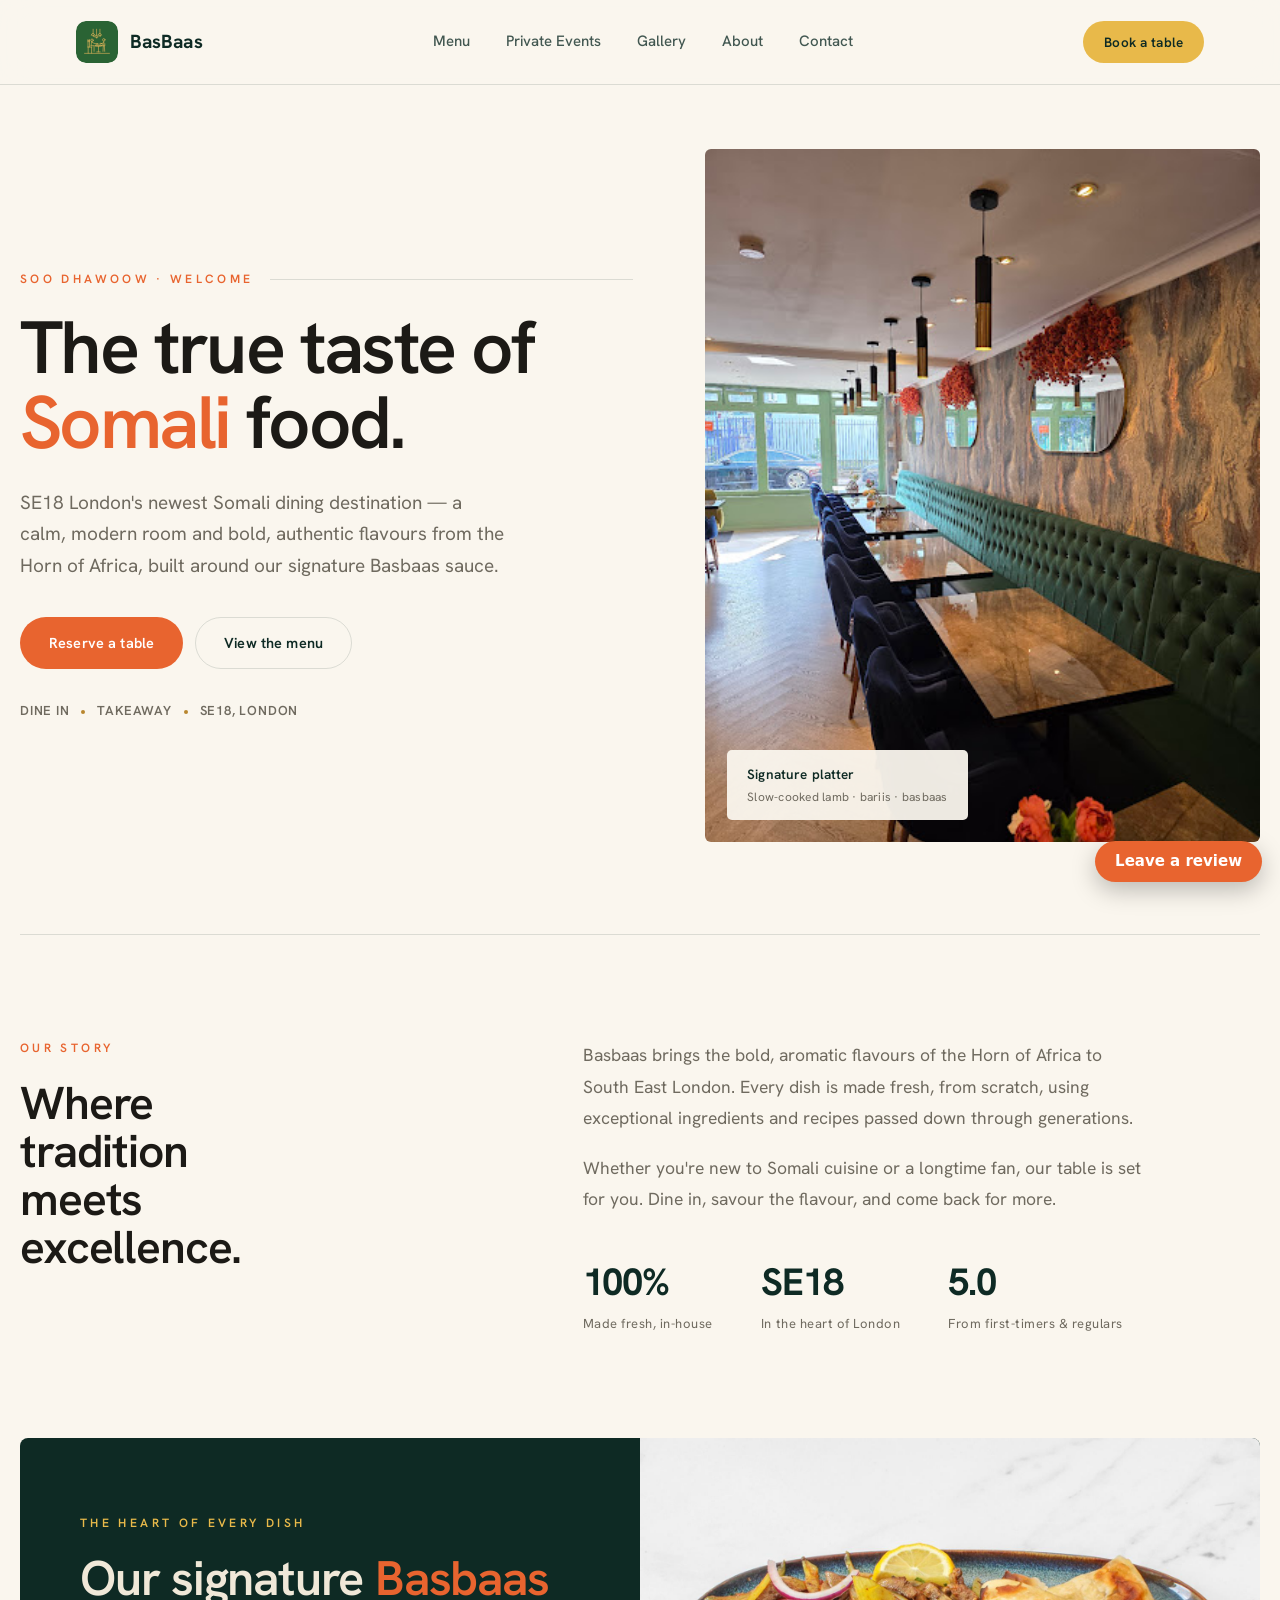
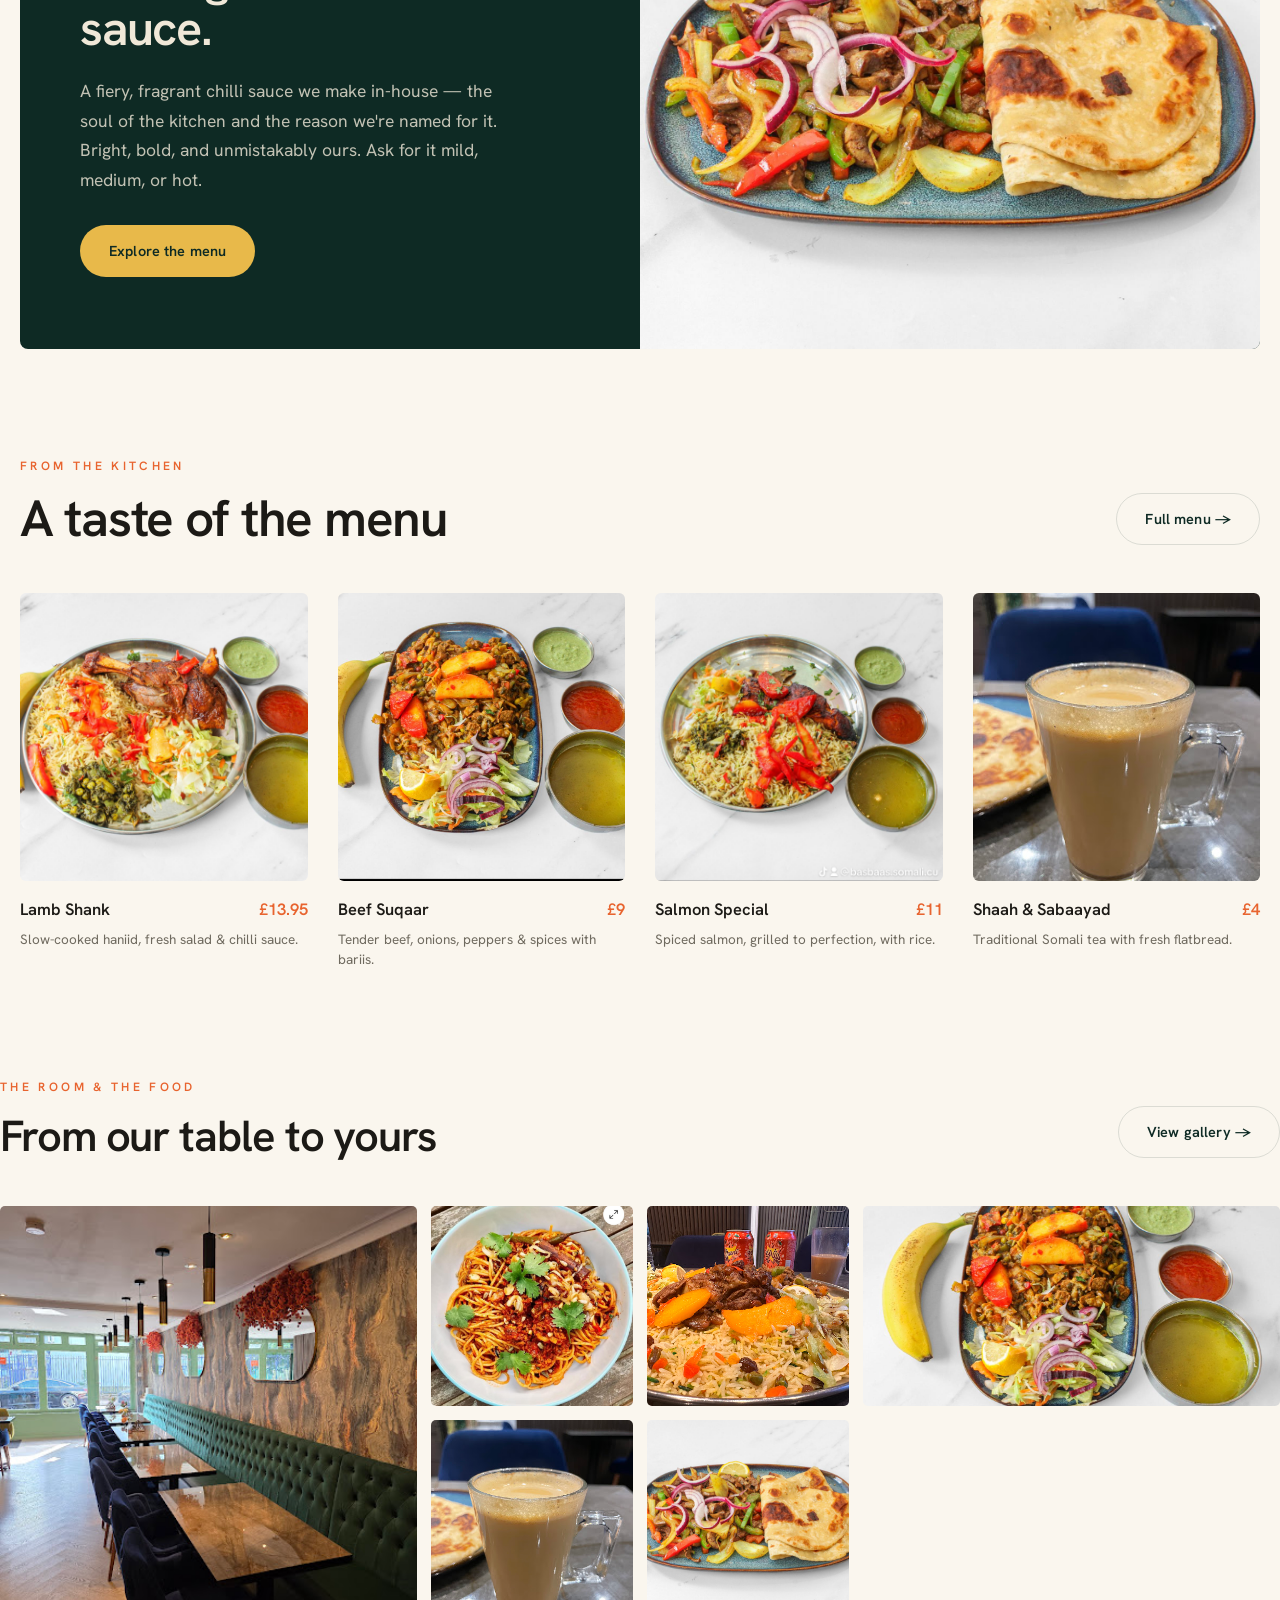
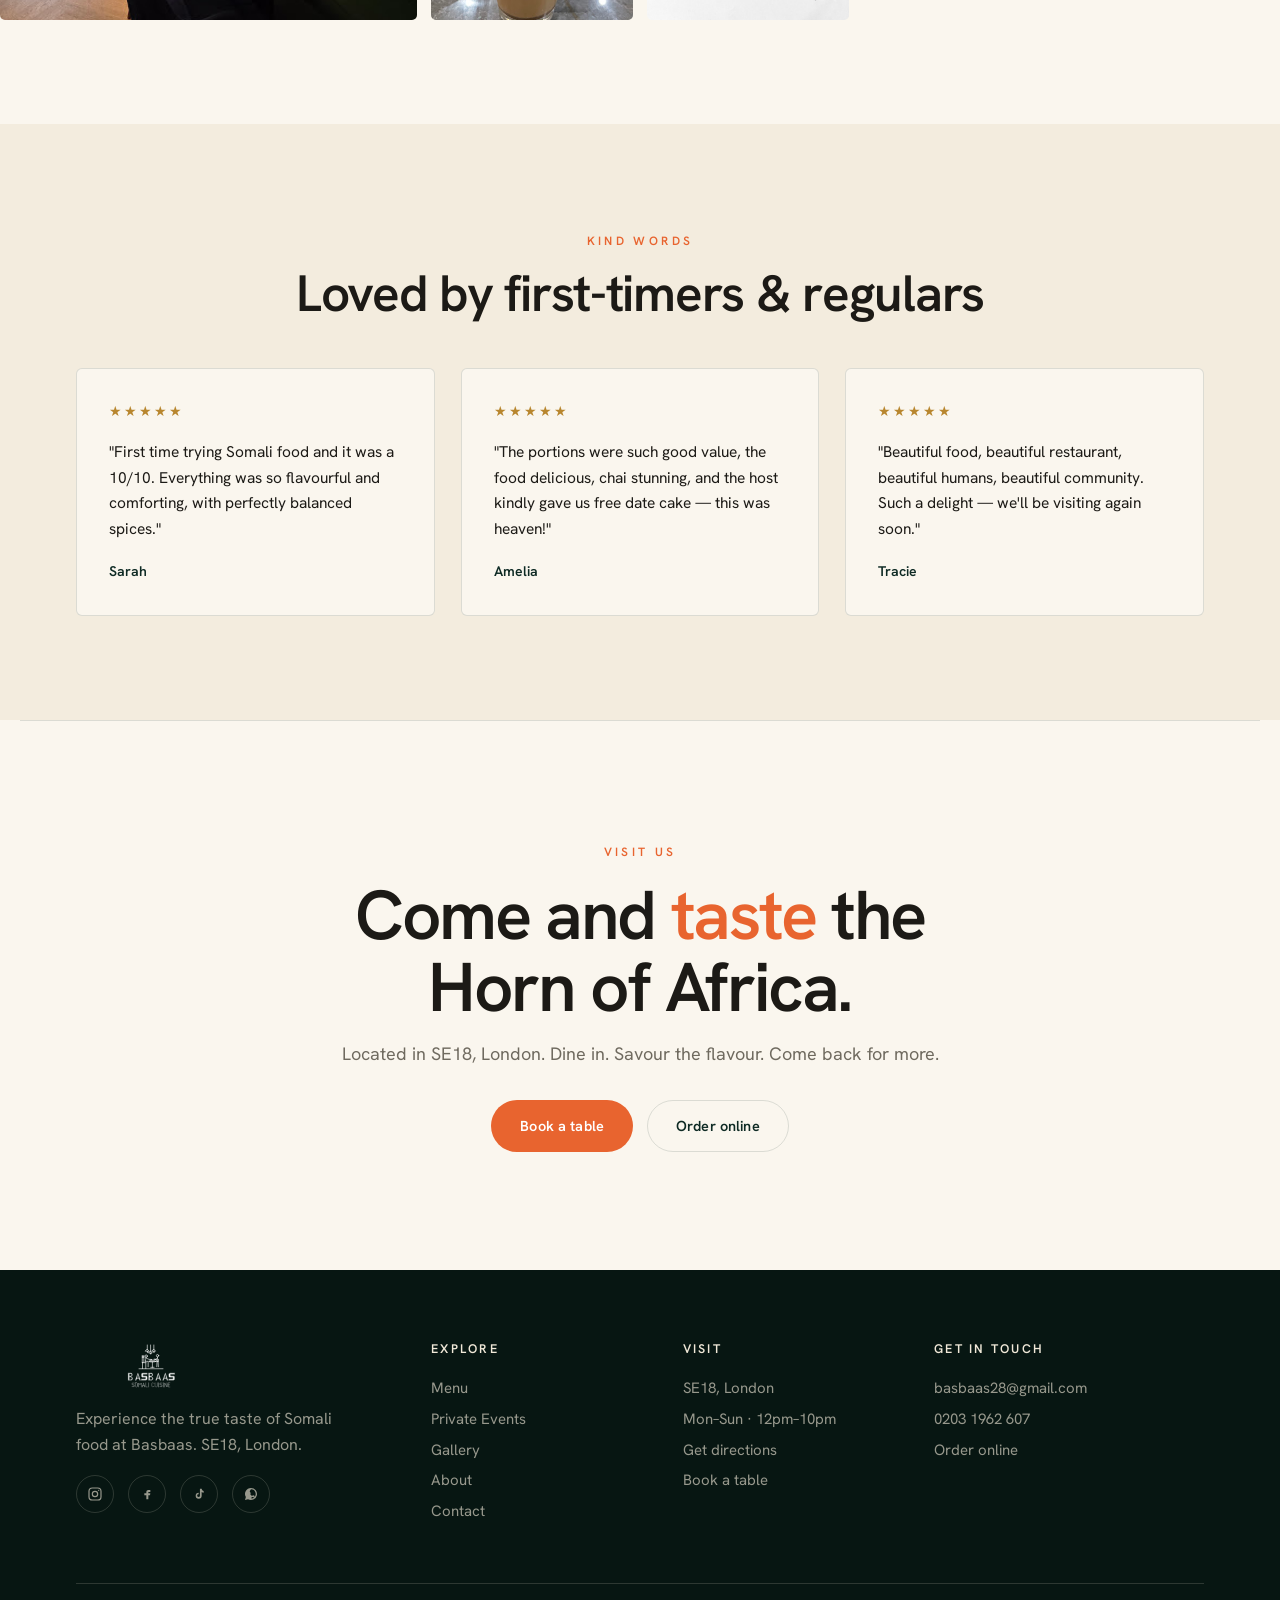
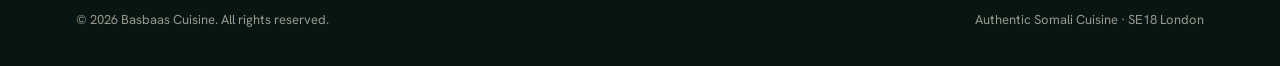
<file: index.html>
<!DOCTYPE html>
<html lang="en">
<head>
<meta charset="UTF-8">
<meta name="viewport" content="width=device-width, initial-scale=1.0">
<title>BasBaas Cuisine — Authentic Somali Food · SE18 London</title>
<meta name="description" content="SE18 London's newest Somali dining destination. Bold, authentic flavours from the Horn of Africa, built around our signature Basbaas sauce.">
<link rel="icon" type="image/svg+xml" href="assets/brand/favicon.svg">
<link rel="icon" type="image/png" sizes="32x32" href="assets/brand/favicon-32.png">
<link rel="apple-touch-icon" href="assets/brand/favicon-512.png">
<link rel="preconnect" href="https://fonts.googleapis.com">
<link rel="preconnect" href="https://fonts.gstatic.com" crossorigin>
<link href="https://fonts.googleapis.com/css2?family=Hanken+Grotesk:ital,wght@0,300;0,400;0,500;0,600;0,700;0,800;1,400&display=swap" rel="stylesheet">
<link rel="stylesheet" href="assets/basbaas.css">
<style>
  /* ---- quiet hero ---- */
  .q-hero{padding:64px 0 92px}
  .q-hero-grid{display:grid;grid-template-columns:1.05fr .95fr;gap:72px;align-items:center}
  .q-hero h1{font-size:clamp(46px,5.8vw,86px);font-weight:600;letter-spacing:-.035em;line-height:1.0}
  .q-hero h1 .o{color:var(--orange)}
  .q-hero .sub{margin-top:28px;font-size:19px;color:var(--muted);max-width:44ch;line-height:1.65}
  .q-hero .acts{margin-top:36px;display:flex;gap:12px;flex-wrap:wrap}
  .q-hero .hero-meta{margin-top:32px;display:flex;gap:12px;align-items:center;font-size:13px;color:var(--muted);letter-spacing:.06em;text-transform:uppercase;font-weight:600}
  .q-hero .hero-meta .dot{width:4px;height:4px;border-radius:50%;background:var(--gold)}
  .q-hero-fig{position:relative;border-radius:var(--radius);overflow:hidden;aspect-ratio:4/5}
  .q-hero-fig img{width:100%;height:100%;object-fit:cover}
  .hero-tag{position:absolute;left:22px;bottom:22px;background:rgba(250,246,238,.95);
    padding:14px 20px;border-radius:5px;font-size:13.5px;font-weight:600;color:var(--green);letter-spacing:.01em}
  .hero-tag span{display:block;font-weight:400;color:var(--muted);font-size:12px;margin-top:3px;letter-spacing:.02em}

  /* ---- story ---- */
  .story{padding:104px 0;border-top:1px solid var(--line)}
  .story-grid{display:grid;grid-template-columns:.42fr .58fr;gap:72px;align-items:start}
  .story h2{font-size:clamp(34px,3.6vw,50px);max-width:11ch}
  .story p{font-size:17.5px;color:var(--muted);line-height:1.8;max-width:56ch}
  .story p + p{margin-top:18px}
  .stat-row{display:flex;gap:48px;margin-top:38px}
  .stat .n{font-size:38px;font-weight:700;color:var(--green);letter-spacing:-.03em}
  .stat .l{font-size:13px;color:var(--muted);letter-spacing:.04em;margin-top:2px}

  /* ---- signature contained card ---- */
  .sig-wrap{padding:0 0 104px}
  .sig-card{background:var(--green);color:var(--cream);border-radius:8px;overflow:hidden;display:grid;grid-template-columns:1fr 1fr}
  .sig-card-txt{padding:72px 60px}
  .sig-card-txt h2{font-size:clamp(34px,3.8vw,52px);margin:18px 0 22px;color:var(--cream);letter-spacing:-.025em}
  .sig-card-txt h2 .o{color:var(--orange)}
  .sig-card-txt p{color:rgba(240,232,216,.8);font-size:17.5px;line-height:1.7;max-width:42ch}
  .sig-card-img{position:relative;min-height:440px}
  .sig-card-img img{position:absolute;inset:0;width:100%;height:100%;object-fit:cover}

  /* ---- menu preview ---- */
  .menu-prev{padding:0 0 104px}
  .menu-head{display:flex;justify-content:space-between;align-items:flex-end;margin-bottom:48px;gap:24px;flex-wrap:wrap}
  .menu-head h2{font-size:clamp(34px,4vw,54px)}
  .dishes-4{display:grid;grid-template-columns:repeat(4,1fr);gap:30px}

  /* ---- gallery teaser ---- */
  .gal-teaser{padding:0 0 104px}
  .gal-grid{display:grid;grid-template-columns:repeat(6,1fr);grid-auto-rows:200px;gap:14px}
  .gal-grid a{overflow:hidden;border-radius:5px;display:block}
  .gal-grid img{width:100%;height:100%;object-fit:cover;transition:transform .7s var(--ease)}
  .gal-grid a:hover img{transform:scale(1.06)}
  .gal-grid .w2{grid-column:span 2}.gal-grid .h2{grid-row:span 2}

  /* ---- testimonials ---- */
  .quotes{background:var(--paper-2);padding:104px 0}
  .quotes-grid{display:grid;grid-template-columns:repeat(3,1fr);gap:26px;margin-top:48px}
  .q{background:var(--paper);padding:32px;border-radius:var(--radius);border:1px solid var(--line)}
  .q .stars{color:var(--gold);font-size:14px;letter-spacing:2px;margin-bottom:16px}
  .q p{font-size:15.5px;line-height:1.65}
  .q .who{margin-top:20px;font-weight:600;font-size:14px;color:var(--green)}

  /* ---- final cta (light) ---- */
  .q-cta{padding:118px 0;text-align:center;border-top:1px solid var(--line)}
  .q-cta h2{font-size:clamp(42px,5.4vw,80px);max-width:15ch;margin:0 auto 16px;letter-spacing:-.035em;font-weight:600}
  .q-cta h2 .o{color:var(--orange)}
  .q-cta p{color:var(--muted);font-size:18px;margin-bottom:32px}
  .q-cta .btns{display:flex;gap:14px;justify-content:center;flex-wrap:wrap}

  @media(max-width:960px){
    .q-hero-grid{grid-template-columns:1fr;gap:40px}
    .story-grid{grid-template-columns:1fr;gap:36px}
    .sig-card{grid-template-columns:1fr}
    .sig-card-img{min-height:300px;order:-1}
    .dishes-4{grid-template-columns:1fr 1fr}
    .gal-grid{grid-template-columns:repeat(3,1fr);grid-auto-rows:150px}
    .quotes-grid{grid-template-columns:1fr}
  }
  @media(max-width:560px){.dishes-4{grid-template-columns:1fr}.sig-card-txt{padding:48px 32px}}
</style>
<!-- seo:auto start -->
<link rel="canonical" href="https://basbaas-cuisine-site.vercel.app/">
<meta property="og:type" content="website">
<meta property="og:site_name" content="BasBaas Cuisine">
<meta property="og:title" content="BasBaas Cuisine — Authentic Somali Food · SE18 London">
<meta property="og:description" content="BasBaas Cuisine — authentic Somali food in SE18 London. Bold flavours from the Horn of Africa built around our signature Basbaas sauce.">
<meta property="og:url" content="https://basbaas-cuisine-site.vercel.app/">
<meta property="og:locale" content="en_GB">
<meta property="og:image" content="https://basbaas-cuisine-site.vercel.app/assets/img/PHOTO-2026-05-07-20-31-18.jpg">
<meta name="twitter:card" content="summary_large_image">
<meta name="twitter:title" content="BasBaas Cuisine — Authentic Somali Food · SE18 London">
<meta name="twitter:description" content="BasBaas Cuisine — authentic Somali food in SE18 London. Bold flavours from the Horn of Africa built around our signature Basbaas sauce.">
<meta name="twitter:image" content="https://basbaas-cuisine-site.vercel.app/assets/img/PHOTO-2026-05-07-20-31-18.jpg">
<script type="application/ld+json">
{
  "@context": "https://schema.org",
  "@type": "Restaurant",
  "name": "BasBaas Cuisine",
  "description": "BasBaas Cuisine — authentic Somali food in SE18 London. Bold flavours from the Horn of Africa built around our signature Basbaas sauce.",
  "url": "https://basbaas-cuisine-site.vercel.app/",
  "telephone": "+44 20 3196 2607",
  "address": {
    "@type": "PostalAddress",
    "addressCountry": "GB",
    "addressLocality": "London",
    "addressRegion": "London"
  },
  "servesCuisine": "Somali",
  "email": "basbaas28@gmail.com",
  "image": "https://basbaas-cuisine-site.vercel.app/assets/img/PHOTO-2026-05-07-20-31-18.jpg"
}
</script>
<!-- seo:auto end -->
</head>
<body>

<!-- ===== HEADER ===== -->
<header class="site-header">
  <div class="wrap nav">
    <a href="index.html" class="brand"><img class="brand-mark" src="assets/brand/favicon.svg" alt="BasBaas logo">BasBaas</a>
    <nav class="navlinks">
      <a href="menu.html">Menu</a>
      <a href="private-events.html">Private Events</a>
      <a href="gallery.html">Gallery</a>
      <a href="about.html">About</a>
      <a href="contact.html">Contact</a>
    </nav>
    <div class="nav-cta">
      <a class="btn btn-gold btn-sm" data-book data-masul-open="booking">Book a table</a>
      <button class="hamburger" aria-label="Menu"><span></span><span></span><span></span></button>
    </div>
  </div>
</header>
<nav class="mobile-nav">
  <button class="close" aria-label="Close">&times;</button>
  <a href="menu.html">Menu</a>
  <a href="private-events.html">Private Events</a>
  <a href="gallery.html">Gallery</a>
  <a href="about.html">About</a>
  <a href="contact.html">Contact</a>
  <a href="#" data-book data-masul-open="booking" style="color:var(--gold-bright)">Book a table</a>
</nav>

<!-- ===== HERO ===== -->
<section class="q-hero wrap">
  <div class="q-hero-grid">
    <div class="reveal">
      <div class="eyebrow-row"><span class="label">Soo dhawoow · Welcome</span><span class="ln"></span></div>
      <h1>The true taste of <span class="o">Somali</span> food.</h1>
      <p class="sub">SE18 London's newest Somali dining destination — a calm, modern room and bold, authentic flavours from the Horn of Africa, built around our signature Basbaas sauce.</p>
      <div class="acts">
        <a class="btn btn-orange" data-book data-masul-open="booking">Reserve a table</a>
        <a class="btn btn-ghost" href="menu.html">View the menu</a>
      </div>
      <div class="hero-meta"><span>Dine in</span><span class="dot"></span><span>Takeaway</span><span class="dot"></span><span>SE18, London</span></div>
    </div>
    <div class="q-hero-fig reveal d1">
      <img src="assets/img/basbaas-main.jpg" alt="Basbaas signature platter" loading="lazy" decoding="async">
      <div class="hero-tag">Signature platter<span>Slow-cooked lamb · bariis · basbaas</span></div>
    </div>
  </div>
</section>

<!-- ===== STORY ===== -->
<section class="story wrap">
  <div class="story-grid">
    <div class="reveal">
      <div class="eyebrow-row"><span class="label">Our story</span></div>
      <h2>Where tradition meets excellence.</h2>
    </div>
    <div class="reveal d1">
      <p>Basbaas brings the bold, aromatic flavours of the Horn of Africa to South East London. Every dish is made fresh, from scratch, using exceptional ingredients and recipes passed down through generations.</p>
      <p>Whether you're new to Somali cuisine or a longtime fan, our table is set for you. Dine in, savour the flavour, and come back for more.</p>
      <div class="stat-row">
        <div class="stat"><div class="n">100%</div><div class="l">Made fresh, in-house</div></div>
        <div class="stat"><div class="n">SE18</div><div class="l">In the heart of London</div></div>
        <div class="stat"><div class="n">5.0</div><div class="l">From first-timers &amp; regulars</div></div>
      </div>
    </div>
  </div>
</section>

<!-- ===== SIGNATURE ===== -->
<section class="sig-wrap wrap">
  <div class="sig-card">
    <div class="sig-card-txt reveal">
      <span class="label gold-bright">The heart of every dish</span>
      <h2>Our signature <span class="o">Basbaas</span> sauce.</h2>
      <p>A fiery, fragrant chilli sauce we make in-house — the soul of the kitchen and the reason we're named for it. Bright, bold, and unmistakably ours. Ask for it mild, medium, or hot.</p>
      <a class="btn btn-gold" href="menu.html" style="margin-top:30px">Explore the menu</a>
    </div>
    <div class="sig-card-img reveal d1"><img src="assets/img/PHOTO-2026-01-10-17-43-37-9.jpg" alt="Basbaas chilli sauce dish" loading="lazy" decoding="async"></div>
  </div>
</section>

<!-- ===== MENU PREVIEW ===== -->
<section class="menu-prev wrap">
  <div class="menu-head">
    <div class="reveal"><span class="label">From the kitchen</span><h2 style="margin-top:14px">A taste of the menu</h2></div>
    <a class="btn btn-ghost reveal" href="menu.html">Full menu &rarr;</a>
  </div>
  <div class="dishes-4">
    <a class="dish reveal" href="menu.html"><div class="dish-img"><img src="assets/img/PHOTO-2026-01-10-17-43-37-5.jpg" alt="" loading="lazy" decoding="async"></div><div class="nm"><span>Lamb Shank</span><span class="pr">£13.95</span></div><p class="ds">Slow-cooked haniid, fresh salad &amp; chilli sauce.</p></a>
    <a class="dish reveal d1" href="menu.html"><div class="dish-img"><img src="assets/img/PHOTO-2026-01-10-17-43-36-5.jpg" alt="" loading="lazy" decoding="async"></div><div class="nm"><span>Beef Suqaar</span><span class="pr">£9</span></div><p class="ds">Tender beef, onions, peppers &amp; spices with bariis.</p></a>
    <a class="dish reveal d2" href="menu.html"><div class="dish-img"><img src="assets/img/PHOTO-2026-01-10-17-43-36-11.jpg" alt="" loading="lazy" decoding="async"></div><div class="nm"><span>Salmon Special</span><span class="pr">£11</span></div><p class="ds">Spiced salmon, grilled to perfection, with rice.</p></a>
    <a class="dish reveal d3" href="menu.html"><div class="dish-img"><img src="assets/img/Tea-Sabaayad.jpg" alt="" loading="lazy" decoding="async"></div><div class="nm"><span>Shaah &amp; Sabaayad</span><span class="pr">£4</span></div><p class="ds">Traditional Somali tea with fresh flatbread.</p></a>
  </div>
</section>

<!-- ===== GALLERY TEASER ===== -->
<section class="gal-teaser wrap-wide">
  <div class="menu-head">
    <div class="reveal"><span class="label">The room &amp; the food</span><h2 style="margin-top:14px;font-size:clamp(30px,3.4vw,46px)">From our table to yours</h2></div>
    <a class="btn btn-ghost reveal" href="gallery.html">View gallery &rarr;</a>
  </div>
  <div class="gal-grid reveal">
    <a class="w2 h2" href="gallery.html"><img src="assets/img/basbaas-main.jpg" alt="" loading="lazy" decoding="async"></a>
    <a href="gallery.html"><img src="assets/img/PHOTO-2026-01-10-17-43-36-3.jpg" alt="" loading="lazy" decoding="async"></a>
    <a href="gallery.html"><img src="assets/img/unnamed15.jpg" alt="" loading="lazy" decoding="async"></a>
    <a class="w2" href="gallery.html"><img src="assets/img/PHOTO-2026-01-10-17-43-36-5.jpg" alt="" loading="lazy" decoding="async"></a>
    <a href="gallery.html"><img src="assets/img/Tea-Sabaayad.jpg" alt="" loading="lazy" decoding="async"></a>
    <a href="gallery.html"><img src="assets/img/PHOTO-2026-01-10-17-43-37-9.jpg" alt="" loading="lazy" decoding="async"></a>
    <a class="w2" href="gallery.html"><img src="assets/img/PHOTO-2026-01-10-17-43-36.jpg" alt="" loading="lazy" decoding="async"></a>
  </div>
</section>

<!-- ===== TESTIMONIALS ===== -->
<section class="quotes">
  <div class="wrap">
    <div style="text-align:center" class="reveal"><span class="label">Kind words</span><h2 style="font-size:clamp(32px,4vw,52px);margin-top:14px">Loved by first-timers &amp; regulars</h2></div>
    <div class="quotes-grid">
      <div class="q reveal"><div class="stars">★★★★★</div><p>"First time trying Somali food and it was a 10/10. Everything was so flavourful and comforting, with perfectly balanced spices."</p><div class="who">Sarah</div></div>
      <div class="q reveal d1"><div class="stars">★★★★★</div><p>"The portions were such good value, the food delicious, chai stunning, and the host kindly gave us free date cake — this was heaven!"</p><div class="who">Amelia</div></div>
      <div class="q reveal d2"><div class="stars">★★★★★</div><p>"Beautiful food, beautiful restaurant, beautiful humans, beautiful community. Such a delight — we'll be visiting again soon."</p><div class="who">Tracie</div></div>
    </div>
  </div>
</section>

<!-- ===== FINAL CTA ===== -->
<section class="q-cta wrap">
  <div class="reveal">
    <span class="label">Visit us</span>
    <h2 style="margin-top:16px">Come and <span class="o">taste</span> the Horn of Africa.</h2>
    <p>Located in SE18, London. Dine in. Savour the flavour. Come back for more.</p>
    <div class="btns"><a class="btn btn-orange" data-book data-masul-open="booking">Book a table</a><a class="btn btn-ghost" data-order data-masul-open="order">Order online</a></div>
  </div>
</section>

<!-- ===== FOOTER ===== -->
<footer class="site-footer">
  <div class="wrap">
    <div class="foot-grid">
      <div class="foot-brand">
        <img class="foot-logo" src="assets/brand/basbaas-stacked-transparent.svg" alt="BasBaas — Authentic Somali Cuisine" loading="lazy" decoding="async">
        <p>Experience the true taste of Somali food at Basbaas. SE18, London.</p>
        <div class="foot-social">
          <a aria-label="Instagram" aria-disabled="true" tabindex="-1"><svg viewBox="0 0 24 24" fill="none" stroke="currentColor" stroke-width="1.8"><rect x="3" y="3" width="18" height="18" rx="5"/><circle cx="12" cy="12" r="4"/><circle cx="17.5" cy="6.5" r="1" fill="currentColor" stroke="none"/></svg></a>
          <a aria-label="Facebook" aria-disabled="true" tabindex="-1"><svg viewBox="0 0 24 24" fill="currentColor"><path d="M14 9h3V6h-3c-1.7 0-3 1.3-3 3v2H8v3h3v6h3v-6h2.5l.5-3H14V9.5c0-.3.2-.5.5-.5z"/></svg></a>
          <a aria-label="TikTok" aria-disabled="true" tabindex="-1"><svg viewBox="0 0 24 24" fill="currentColor"><path d="M16 4c.3 1.8 1.4 3.2 3 3.6V10c-1.2 0-2.3-.4-3-1v5.5A4.5 4.5 0 1 1 11.5 10v2.4a2.1 2.1 0 1 0 1.9 2.1V4H16z"/></svg></a>
          <a aria-label="WhatsApp" aria-disabled="true" tabindex="-1"><svg viewBox="0 0 24 24" fill="currentColor"><path d="M12 3a9 9 0 0 0-7.7 13.6L3 21l4.5-1.2A9 9 0 1 0 12 3zm0 2a7 7 0 0 1 3.6 13l-.4.2-2.7.7.7-2.6.2-.4A7 7 0 0 1 12 5zm-2.3 3.3c-.2 0-.5.1-.7.4-.2.3-.8.8-.8 1.9s.8 2.2.9 2.3c.1.2 1.6 2.5 3.9 3.4 1.9.7 2.3.6 2.7.5.4 0 1.3-.5 1.5-1 .2-.5.2-.9.1-1l-.7-.3s-1.1-.5-1.3-.6c-.2-.1-.3-.1-.5.1l-.6.8c-.1.1-.2.1-.4 0-.2-.1-.9-.3-1.7-1-.6-.6-1-1.2-1.2-1.4-.1-.2 0-.3.1-.4l.3-.4.2-.4v-.4l-.6-1.5c-.2-.4-.3-.3-.5-.3z"/></svg></a>
        </div>
      </div>
      <div><h4>Explore</h4><ul><li><a href="menu.html">Menu</a></li><li><a href="private-events.html">Private Events</a></li><li><a href="gallery.html">Gallery</a></li><li><a href="about.html">About</a></li><li><a href="contact.html">Contact</a></li></ul></div>
      <div><h4>Visit</h4><ul><li>SE18, London</li><li>Mon–Sun · 12pm–10pm</li><li><a href="contact.html">Get directions</a></li><li><a href="#" data-book data-masul-open="booking">Book a table</a></li></ul></div>
      <div><h4>Get in touch</h4><ul><li><a href="mailto:basbaas28@gmail.com">basbaas28@gmail.com</a></li><li><a href="tel:02031962607">0203 1962 607</a></li><li><a href="#" data-order data-masul-open="order">Order online</a></li></ul></div>
    </div>
    <div class="foot-bot"><span>© <span data-year>2026</span> Basbaas Cuisine. All rights reserved.</span><span>Authentic Somali Cuisine · SE18 London</span></div>
  </div>
</footer>

<script src="assets/basbaas.js"></script>
<!-- masul:start -->
<script>
window.MASUL_SITE_ID="basbaas-v2";
window.MASUL_ACCENT="#e8642f";
window.MASUL_MENU=[{"cat":"Light Bites","name":"Basbaas Liver","price":7},{"cat":"Light Bites","name":"Basbaas Egg Omelet","price":6},{"cat":"Light Bites","name":"Masoub","price":7},{"cat":"Mains","name":"Marinated Quarter Chicken","price":9},{"cat":"Mains","name":"Chicken Suqaar","price":9},{"cat":"Mains","name":"Salmon Special","price":11},{"cat":"Mains","name":"Kingfish Special","price":11},{"cat":"Desserts","name":"Date Cake","price":4},{"cat":"Desserts","name":"Milk Cake","price":4}];
</script>
<script src="masul-widget.js" defer></script>
<!-- masul:end -->
</body>
</html>
</file>
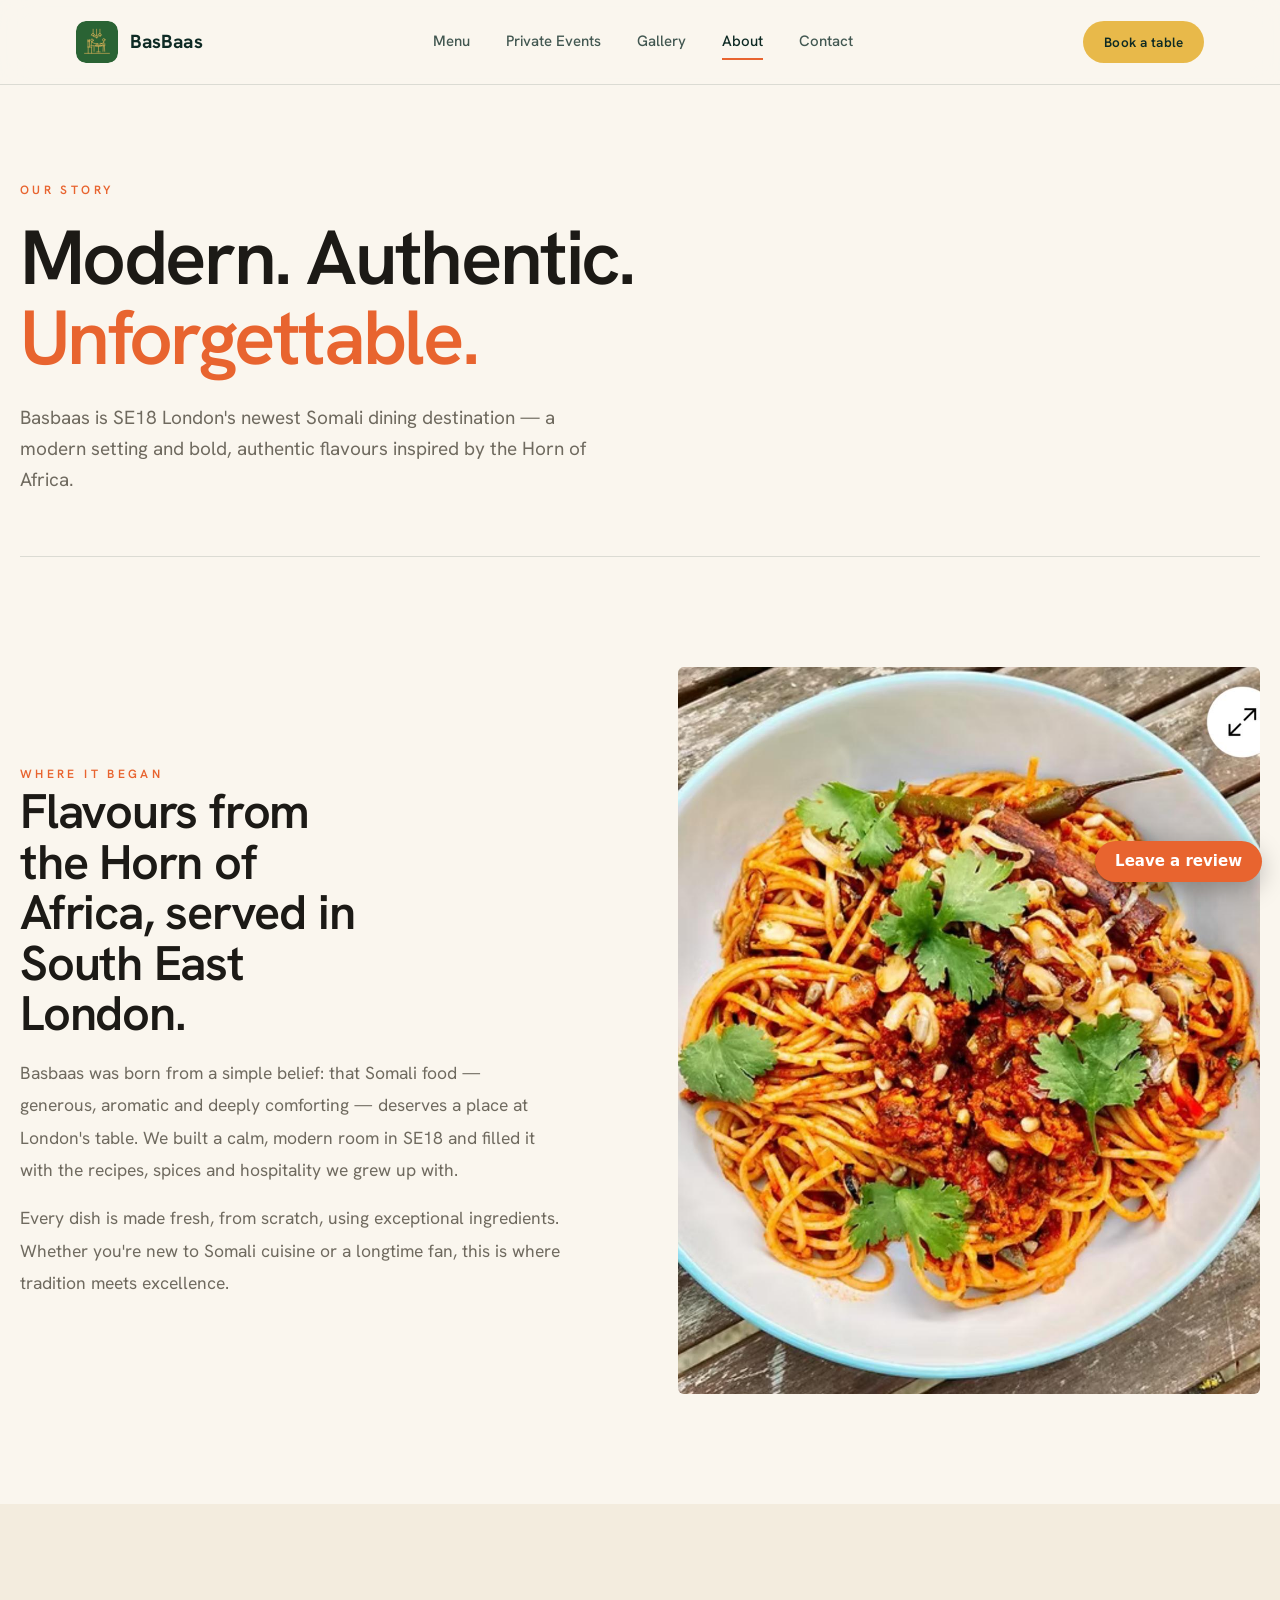
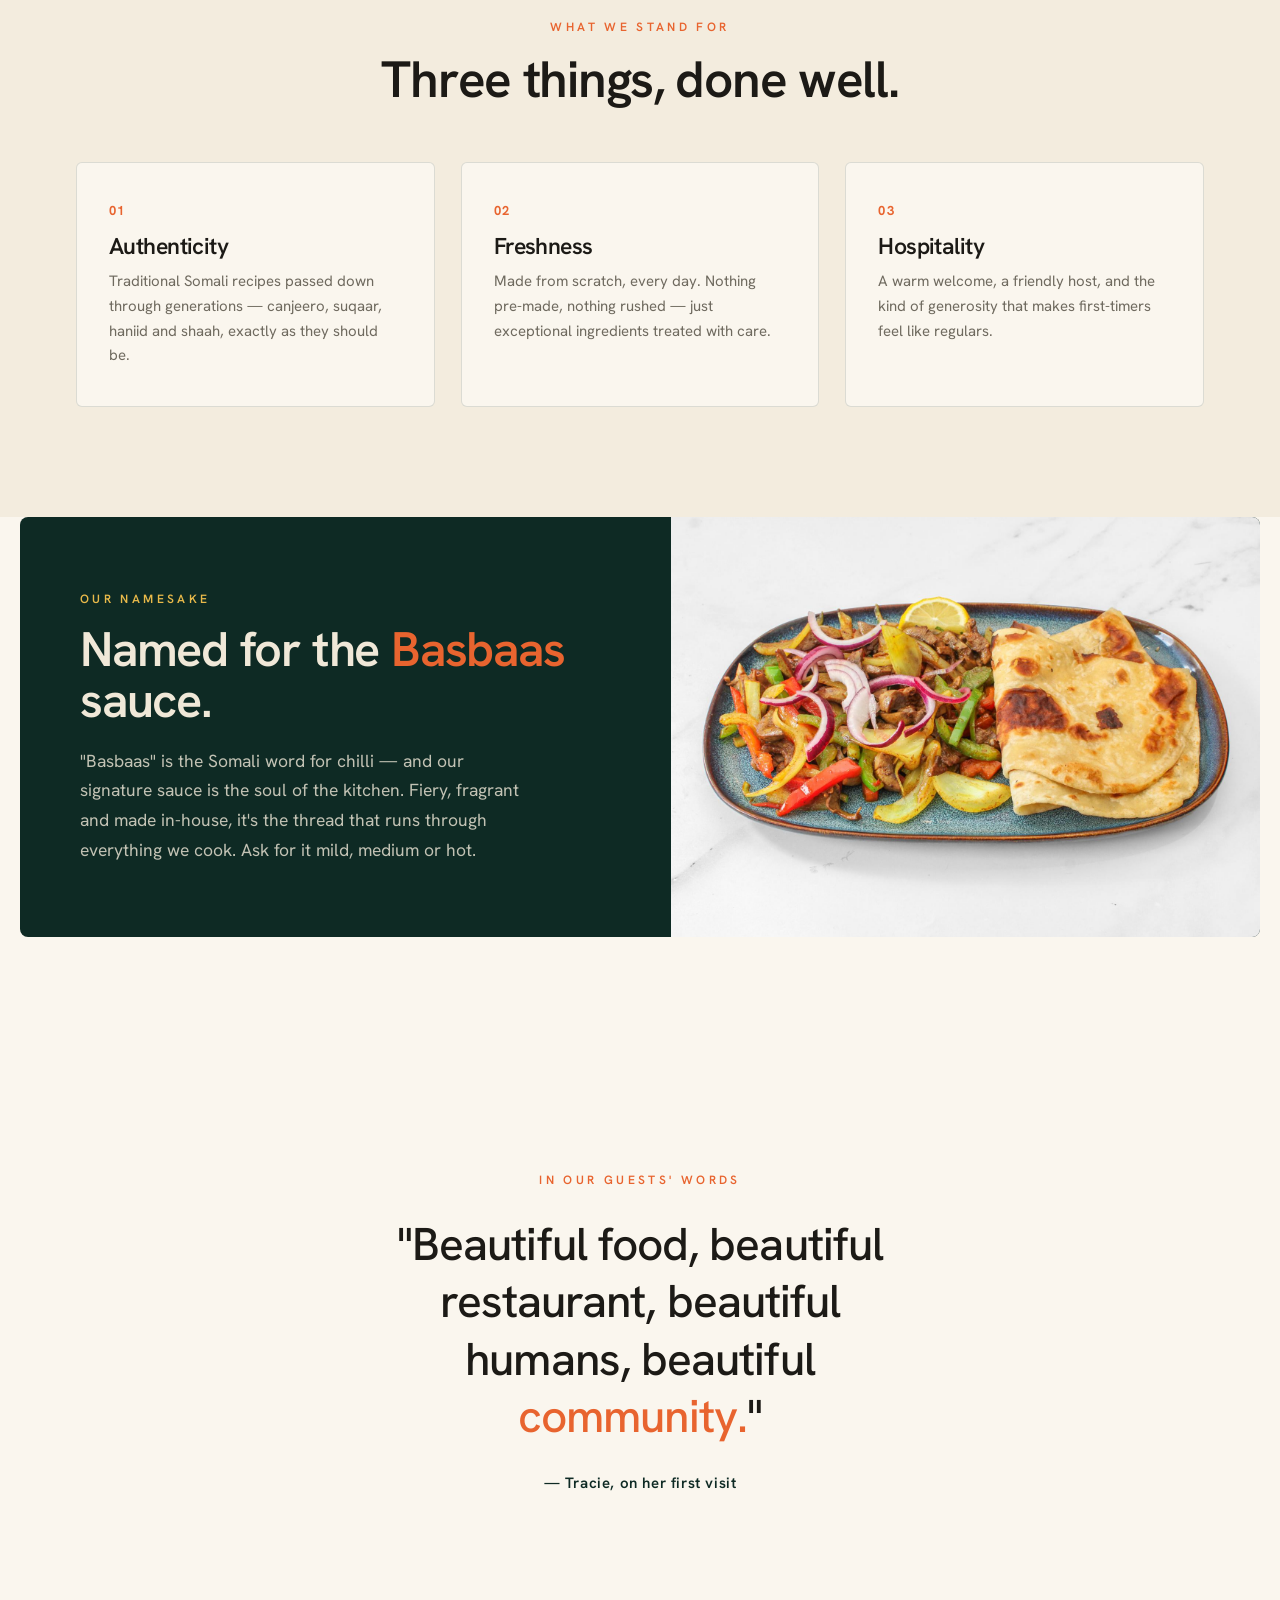
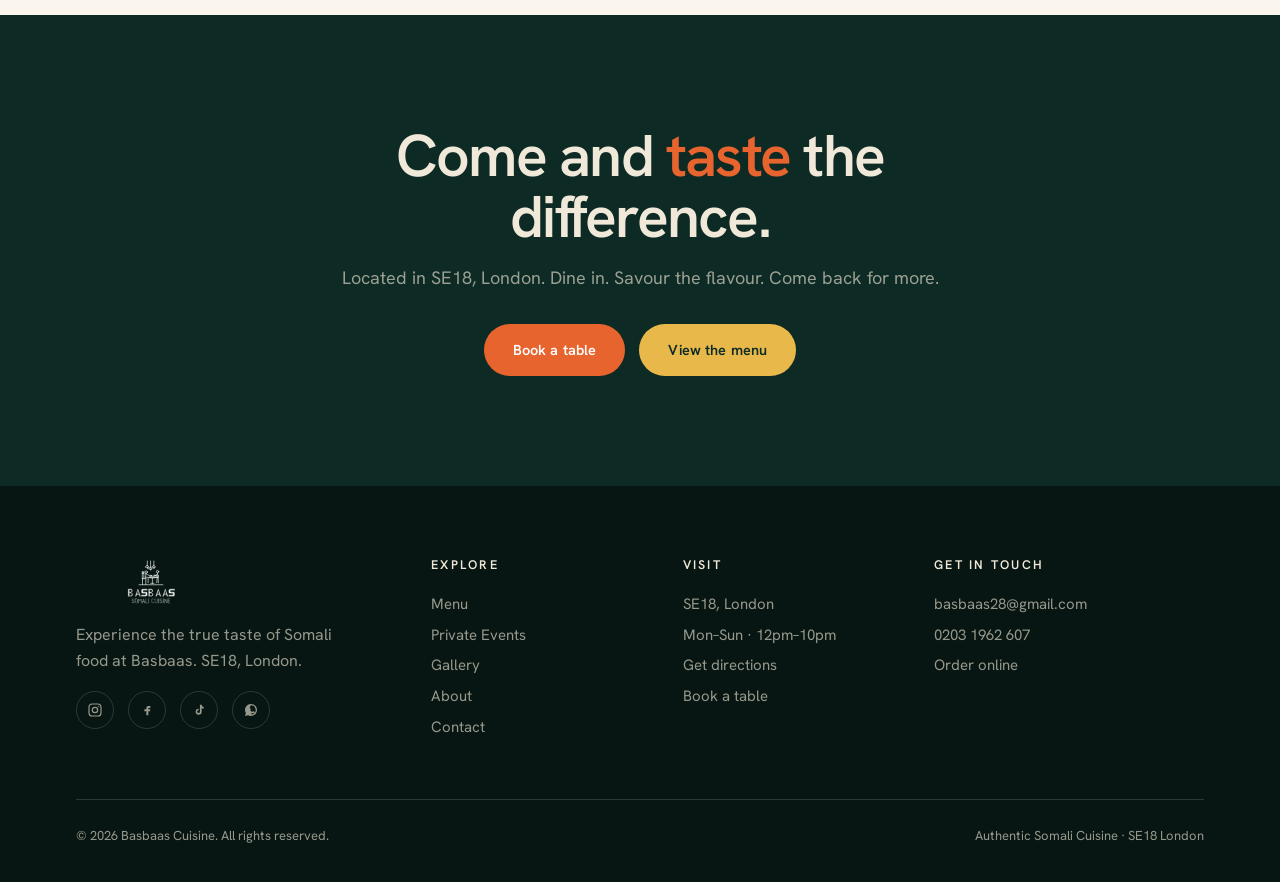
<file: about.html>
<!DOCTYPE html>
<html lang="en">
<head>
<meta charset="UTF-8">
<meta name="viewport" content="width=device-width, initial-scale=1.0">
<title>About — BasBaas Cuisine</title>
<meta name="description" content="The story of Basbaas — bringing the bold, authentic flavours of Somalia and the Horn of Africa to SE18, London.">
<link rel="icon" type="image/svg+xml" href="assets/brand/favicon.svg">
<link rel="icon" type="image/png" sizes="32x32" href="assets/brand/favicon-32.png">
<link rel="apple-touch-icon" href="assets/brand/favicon-512.png">
<link rel="preconnect" href="https://fonts.googleapis.com">
<link rel="preconnect" href="https://fonts.gstatic.com" crossorigin>
<link href="https://fonts.googleapis.com/css2?family=Hanken+Grotesk:ital,wght@0,300;0,400;0,500;0,600;0,700;0,800;1,400&display=swap" rel="stylesheet">
<link rel="stylesheet" href="assets/basbaas.css">
<style>
  .ab-intro{padding:110px 0}
  .ab-intro-grid{display:grid;grid-template-columns:1fr 1fr;gap:76px;align-items:center}
  .ab-intro h2{font-size:clamp(32px,3.8vw,52px);max-width:13ch}
  .ab-intro p{font-size:17.5px;color:var(--muted);line-height:1.85;margin-top:18px;max-width:54ch}
  .ab-intro p + p{margin-top:16px}
  .ab-intro .img{border-radius:var(--radius);overflow:hidden;aspect-ratio:4/5}
  .ab-intro .img img{width:100%;height:100%;object-fit:cover}

  .values{background:var(--paper-2);padding:110px 0}
  .values-head{text-align:center;margin-bottom:56px}
  .values-head h2{font-size:clamp(32px,4vw,52px);margin-top:14px}
  .values-grid{display:grid;grid-template-columns:repeat(3,1fr);gap:26px}
  .vcard{background:var(--paper);border:1px solid var(--line);border-radius:var(--radius);padding:38px 32px}
  .vcard .num{font-size:13px;font-weight:700;color:var(--orange);letter-spacing:.1em}
  .vcard h3{font-size:23px;margin:14px 0 10px}
  .vcard p{font-size:15px;color:var(--muted);line-height:1.65}

  .sig2{padding:0 0 110px}
  .sig2 .card{background:var(--green);color:var(--cream);border-radius:8px;overflow:hidden;display:grid;grid-template-columns:1.05fr .95fr}
  .sig2 .card-txt{padding:72px 60px;display:flex;flex-direction:column;justify-content:center}
  .sig2 h2{font-size:clamp(34px,3.8vw,54px);margin:16px 0 20px;letter-spacing:-.025em;color:var(--cream)}
  .sig2 h2 .o{color:var(--orange)}
  .sig2 p{font-size:17.5px;color:rgba(240,232,216,.8);line-height:1.7;max-width:44ch}
  .sig2 .card-img{position:relative;min-height:420px}
  .sig2 .card-img img{position:absolute;inset:0;width:100%;height:100%;object-fit:cover}

  .pullquote{padding:120px 0;text-align:center}
  .pullquote blockquote{font-size:clamp(28px,3.6vw,46px);font-weight:500;letter-spacing:-.02em;line-height:1.25;max-width:20ch;margin:24px auto 0}
  .pullquote .o{color:var(--orange)}
  .pullquote .by{margin-top:26px;font-weight:600;color:var(--green);font-size:15px;letter-spacing:.04em}

  .ab-cta{background:var(--green);color:var(--cream);padding:110px 0;text-align:center}
  .ab-cta h2{font-size:clamp(36px,4.6vw,68px);color:var(--cream);max-width:16ch;margin:0 auto 16px;letter-spacing:-.03em}
  .ab-cta h2 .o{color:var(--orange)}
  .ab-cta p{color:var(--muted-dark);font-size:18px;margin-bottom:32px}
  .ab-cta .btns{display:flex;gap:14px;justify-content:center;flex-wrap:wrap}

  @media(max-width:900px){
    .ab-intro-grid{grid-template-columns:1fr;gap:36px}
    .values-grid{grid-template-columns:1fr}
    .sig2 .card{grid-template-columns:1fr}
    .sig2 .card-img{min-height:280px;order:-1}
  }
</style>
<!-- seo:auto start -->
<link rel="canonical" href="https://basbaas-cuisine-site.vercel.app/about">
<meta property="og:type" content="website">
<meta property="og:site_name" content="BasBaas Cuisine">
<meta property="og:title" content="About — BasBaas Cuisine">
<meta property="og:description" content="BasBaas Cuisine — authentic Somali food in SE18 London. Bold flavours from the Horn of Africa built around our signature Basbaas sauce.">
<meta property="og:url" content="https://basbaas-cuisine-site.vercel.app/about">
<meta property="og:locale" content="en_GB">
<meta property="og:image" content="https://basbaas-cuisine-site.vercel.app/assets/img/PHOTO-2026-05-07-20-31-18.jpg">
<meta name="twitter:card" content="summary_large_image">
<meta name="twitter:title" content="About — BasBaas Cuisine">
<meta name="twitter:description" content="BasBaas Cuisine — authentic Somali food in SE18 London. Bold flavours from the Horn of Africa built around our signature Basbaas sauce.">
<meta name="twitter:image" content="https://basbaas-cuisine-site.vercel.app/assets/img/PHOTO-2026-05-07-20-31-18.jpg">
<!-- seo:auto end -->
</head>
<body>

<header class="site-header">
  <div class="wrap nav">
    <a href="index.html" class="brand"><img class="brand-mark" src="assets/brand/favicon.svg" alt="BasBaas logo">BasBaas</a>
    <nav class="navlinks">
      <a href="menu.html">Menu</a>
      <a href="private-events.html">Private Events</a>
      <a href="gallery.html">Gallery</a>
      <a href="about.html" class="active">About</a>
      <a href="contact.html">Contact</a>
    </nav>
    <div class="nav-cta">
      <a class="btn btn-gold btn-sm" data-book data-masul-open="booking">Book a table</a>
      <button class="hamburger" aria-label="Menu"><span></span><span></span><span></span></button>
    </div>
  </div>
</header>
<nav class="mobile-nav">
  <button class="close" aria-label="Close">&times;</button>
  <a href="menu.html">Menu</a><a href="private-events.html">Private Events</a><a href="gallery.html">Gallery</a><a href="about.html">About</a><a href="contact.html">Contact</a>
  <a href="#" data-book data-masul-open="booking" style="color:var(--gold-bright)">Book a table</a>
</nav>

<section class="page-hero wrap">
  <span class="label">Our story</span>
  <h1 style="margin-top:16px">Modern. Authentic. <em>Unforgettable.</em></h1>
  <p class="lead">Basbaas is SE18 London's newest Somali dining destination — a modern setting and bold, authentic flavours inspired by the Horn of Africa.</p>
</section>

<section class="ab-intro wrap">
  <div class="ab-intro-grid">
    <div class="reveal">
      <span class="label">Where it began</span>
      <h2>Flavours from the Horn of Africa, served in South East London.</h2>
      <p>Basbaas was born from a simple belief: that Somali food — generous, aromatic and deeply comforting — deserves a place at London's table. We built a calm, modern room in SE18 and filled it with the recipes, spices and hospitality we grew up with.</p>
      <p>Every dish is made fresh, from scratch, using exceptional ingredients. Whether you're new to Somali cuisine or a longtime fan, this is where tradition meets excellence.</p>
    </div>
    <div class="img reveal d1"><img src="assets/img/PHOTO-2026-01-10-17-43-36-3.jpg" alt="Inside Basbaas" loading="lazy" decoding="async"></div>
  </div>
</section>

<section class="values">
  <div class="wrap">
    <div class="values-head reveal">
      <span class="label">What we stand for</span>
      <h2>Three things, done well.</h2>
    </div>
    <div class="values-grid">
      <div class="vcard reveal"><div class="num">01</div><h3>Authenticity</h3><p>Traditional Somali recipes passed down through generations — canjeero, suqaar, haniid and shaah, exactly as they should be.</p></div>
      <div class="vcard reveal d1"><div class="num">02</div><h3>Freshness</h3><p>Made from scratch, every day. Nothing pre-made, nothing rushed — just exceptional ingredients treated with care.</p></div>
      <div class="vcard reveal d2"><div class="num">03</div><h3>Hospitality</h3><p>A warm welcome, a friendly host, and the kind of generosity that makes first-timers feel like regulars.</p></div>
    </div>
  </div>
</section>

<section class="sig2 wrap">
  <div class="card">
    <div class="card-txt reveal">
      <span class="label gold-bright">Our namesake</span>
      <h2>Named for the <span class="o">Basbaas</span> sauce.</h2>
      <p>"Basbaas" is the Somali word for chilli — and our signature sauce is the soul of the kitchen. Fiery, fragrant and made in-house, it's the thread that runs through everything we cook. Ask for it mild, medium or hot.</p>
    </div>
    <div class="card-img reveal d1"><img src="assets/img/PHOTO-2026-01-10-17-43-37-9.jpg" alt="Basbaas sauce" loading="lazy" decoding="async"></div>
  </div>
</section>

<section class="pullquote wrap">
  <span class="label">In our guests' words</span>
  <blockquote>"Beautiful food, beautiful restaurant, beautiful humans, beautiful <span class="o">community.</span>"</blockquote>
  <div class="by">— Tracie, on her first visit</div>
</section>

<section class="ab-cta">
  <div class="wrap">
    <h2>Come and <span class="o">taste</span> the difference.</h2>
    <p>Located in SE18, London. Dine in. Savour the flavour. Come back for more.</p>
    <div class="btns"><a class="btn btn-orange" data-book data-masul-open="booking">Book a table</a><a class="btn btn-gold" href="menu.html">View the menu</a></div>
  </div>
</section>

<footer class="site-footer">
  <div class="wrap">
    <div class="foot-grid">
      <div class="foot-brand">
        <img class="foot-logo" src="assets/brand/basbaas-stacked-transparent.svg" alt="BasBaas — Authentic Somali Cuisine" loading="lazy" decoding="async">
        <p>Experience the true taste of Somali food at Basbaas. SE18, London.</p>
        <div class="foot-social">
          <a aria-label="Instagram" aria-disabled="true" tabindex="-1"><svg viewBox="0 0 24 24" fill="none" stroke="currentColor" stroke-width="1.8"><rect x="3" y="3" width="18" height="18" rx="5"/><circle cx="12" cy="12" r="4"/><circle cx="17.5" cy="6.5" r="1" fill="currentColor" stroke="none"/></svg></a>
          <a aria-label="Facebook" aria-disabled="true" tabindex="-1"><svg viewBox="0 0 24 24" fill="currentColor"><path d="M14 9h3V6h-3c-1.7 0-3 1.3-3 3v2H8v3h3v6h3v-6h2.5l.5-3H14V9.5c0-.3.2-.5.5-.5z"/></svg></a>
          <a aria-label="TikTok" aria-disabled="true" tabindex="-1"><svg viewBox="0 0 24 24" fill="currentColor"><path d="M16 4c.3 1.8 1.4 3.2 3 3.6V10c-1.2 0-2.3-.4-3-1v5.5A4.5 4.5 0 1 1 11.5 10v2.4a2.1 2.1 0 1 0 1.9 2.1V4H16z"/></svg></a>
          <a aria-label="WhatsApp" aria-disabled="true" tabindex="-1"><svg viewBox="0 0 24 24" fill="currentColor"><path d="M12 3a9 9 0 0 0-7.7 13.6L3 21l4.5-1.2A9 9 0 1 0 12 3zm0 2a7 7 0 0 1 3.6 13l-.4.2-2.7.7.7-2.6.2-.4A7 7 0 0 1 12 5zm-2.3 3.3c-.2 0-.5.1-.7.4-.2.3-.8.8-.8 1.9s.8 2.2.9 2.3c.1.2 1.6 2.5 3.9 3.4 1.9.7 2.3.6 2.7.5.4 0 1.3-.5 1.5-1 .2-.5.2-.9.1-1l-.7-.3s-1.1-.5-1.3-.6c-.2-.1-.3-.1-.5.1l-.6.8c-.1.1-.2.1-.4 0-.2-.1-.9-.3-1.7-1-.6-.6-1-1.2-1.2-1.4-.1-.2 0-.3.1-.4l.3-.4.2-.4v-.4l-.6-1.5c-.2-.4-.3-.3-.5-.3z"/></svg></a>
        </div>
      </div>
      <div><h4>Explore</h4><ul><li><a href="menu.html">Menu</a></li><li><a href="private-events.html">Private Events</a></li><li><a href="gallery.html">Gallery</a></li><li><a href="about.html">About</a></li><li><a href="contact.html">Contact</a></li></ul></div>
      <div><h4>Visit</h4><ul><li>SE18, London</li><li>Mon–Sun · 12pm–10pm</li><li><a href="contact.html">Get directions</a></li><li><a href="#" data-book data-masul-open="booking">Book a table</a></li></ul></div>
      <div><h4>Get in touch</h4><ul><li><a href="mailto:basbaas28@gmail.com">basbaas28@gmail.com</a></li><li><a href="tel:02031962607">0203 1962 607</a></li><li><a href="#" data-order data-masul-open="order">Order online</a></li></ul></div>
    </div>
    <div class="foot-bot"><span>© <span data-year>2026</span> Basbaas Cuisine. All rights reserved.</span><span>Authentic Somali Cuisine · SE18 London</span></div>
  </div>
</footer>

<script src="assets/basbaas.js"></script>
<!-- masul:start -->
<script>
window.MASUL_SITE_ID="basbaas-v2";
window.MASUL_ACCENT="#e8642f";
window.MASUL_MENU=[{"cat":"Light Bites","name":"Basbaas Liver","price":7},{"cat":"Light Bites","name":"Basbaas Egg Omelet","price":6},{"cat":"Light Bites","name":"Masoub","price":7},{"cat":"Mains","name":"Marinated Quarter Chicken","price":9},{"cat":"Mains","name":"Chicken Suqaar","price":9},{"cat":"Mains","name":"Salmon Special","price":11},{"cat":"Mains","name":"Kingfish Special","price":11},{"cat":"Desserts","name":"Date Cake","price":4},{"cat":"Desserts","name":"Milk Cake","price":4}];
</script>
<script src="masul-widget.js" defer></script>
<!-- masul:end -->
</body>
</html>
</file>
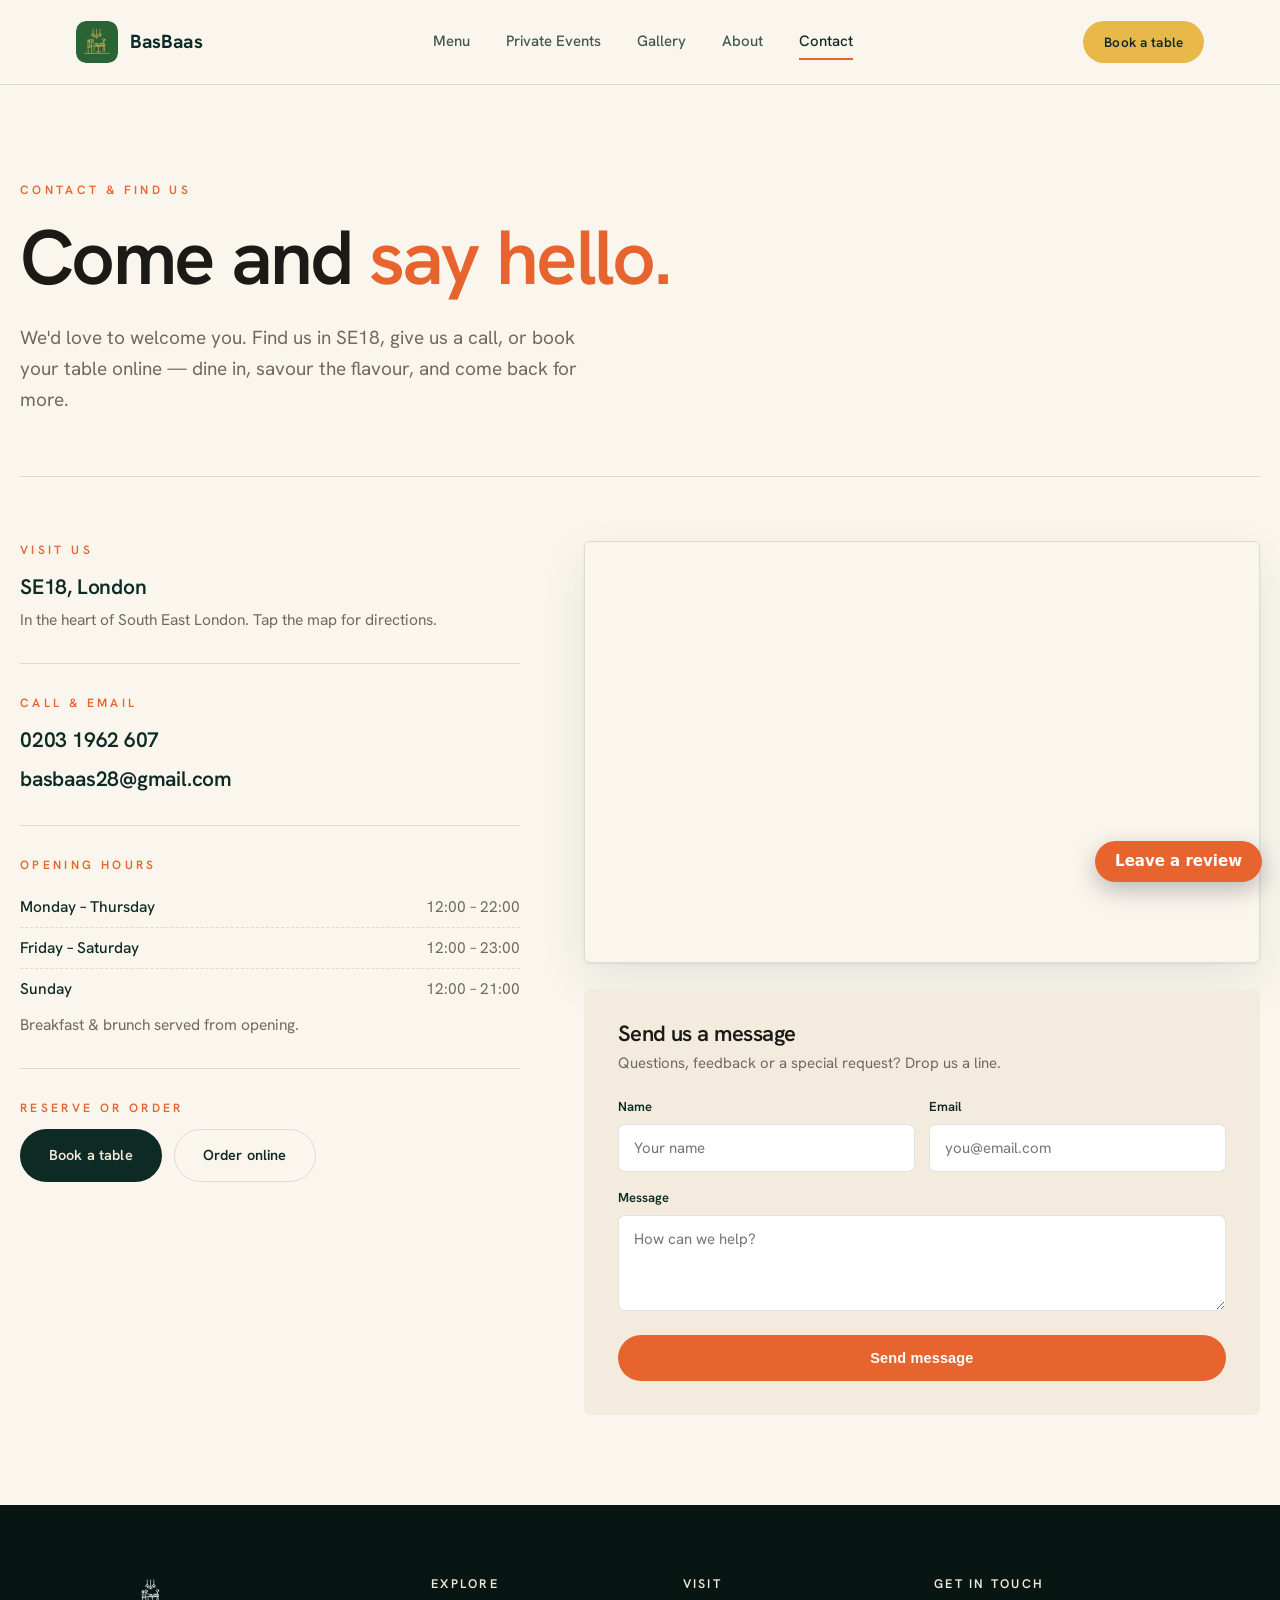
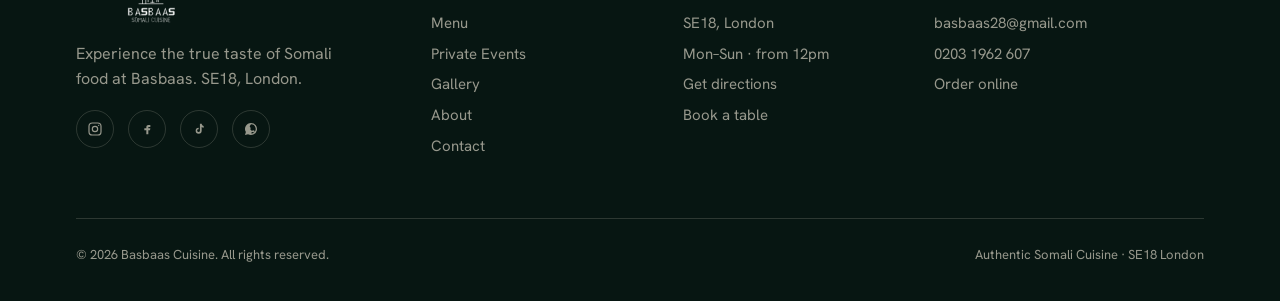
<file: contact.html>
<!DOCTYPE html>
<html lang="en">
<head>
<meta charset="UTF-8">
<meta name="viewport" content="width=device-width, initial-scale=1.0">
<title>Contact &amp; Find Us — BasBaas Cuisine</title>
<meta name="description" content="Find Basbaas in SE18, London. Call 0203 1962 607, email basbaas28@gmail.com, or book a table online.">
<link rel="icon" type="image/svg+xml" href="assets/brand/favicon.svg">
<link rel="icon" type="image/png" sizes="32x32" href="assets/brand/favicon-32.png">
<link rel="apple-touch-icon" href="assets/brand/favicon-512.png">
<link rel="preconnect" href="https://fonts.googleapis.com">
<link rel="preconnect" href="https://fonts.gstatic.com" crossorigin>
<link href="https://fonts.googleapis.com/css2?family=Hanken+Grotesk:ital,wght@0,300;0,400;0,500;0,600;0,700;0,800;1,400&display=swap" rel="stylesheet">
<link rel="stylesheet" href="assets/basbaas.css">
<style>
  .ct{padding:64px 0 90px}
  .ct-grid{display:grid;grid-template-columns:.85fr 1.15fr;gap:64px;align-items:start}
  .info-block{margin-bottom:30px;padding-bottom:30px;border-bottom:1px solid var(--line)}
  .info-block:last-child{border-bottom:0}
  .info-block .label{margin-bottom:12px;display:block}
  .info-block .big{font-size:21px;font-weight:600;color:var(--green);letter-spacing:-.01em}
  .info-block .big a:hover{color:var(--orange)}
  .info-block p{color:var(--muted);font-size:15.5px;line-height:1.6;margin-top:4px}
  .hours-list{list-style:none}
  .hours-list li{display:flex;justify-content:space-between;padding:8px 0;font-size:15.5px;border-bottom:1px dashed var(--line)}
  .hours-list li:last-child{border-bottom:0}
  .hours-list .day{color:var(--green);font-weight:500}
  .hours-list .time{color:var(--muted)}
  .ct-actions{display:flex;gap:12px;margin-top:8px;flex-wrap:wrap}

  .map-card{border-radius:var(--radius);overflow:hidden;border:1px solid var(--line);box-shadow:var(--shadow)}
  .map-card iframe{width:100%;height:420px;border:0;display:block;filter:grayscale(.2)}
  .ct-form{margin-top:26px;background:var(--paper-2);border-radius:var(--radius);padding:34px}
  .ct-form h3{font-size:22px;margin-bottom:6px}
  .ct-form .sub{color:var(--muted);font-size:15px;margin-bottom:22px}
  .ct-form .field-row{display:grid;grid-template-columns:1fr 1fr;gap:14px}
  .ct-form textarea{width:100%;padding:13px 15px;border:1.5px solid var(--line);border-radius:7px;
    font-family:inherit;font-size:15px;background:#fff;resize:vertical;min-height:96px;color:var(--ink)}
  .ct-form textarea:focus,.ct-form input:focus{outline:none;border-color:var(--orange)}
  .ct-confirm{text-align:center;padding:14px 0}
  .ct-confirm .tick{width:60px;height:60px;border-radius:50%;background:var(--green);color:var(--gold-bright);display:flex;align-items:center;justify-content:center;margin:0 auto 16px;font-size:28px}

  @media(max-width:900px){.ct-grid{grid-template-columns:1fr;gap:40px}.ct-form .field-row{grid-template-columns:1fr}}
</style>
<!-- seo:auto start -->
<link rel="canonical" href="https://basbaas-cuisine-site.vercel.app/contact">
<meta property="og:type" content="website">
<meta property="og:site_name" content="BasBaas Cuisine">
<meta property="og:title" content="Contact &amp; Find Us — BasBaas Cuisine">
<meta property="og:description" content="BasBaas Cuisine — authentic Somali food in SE18 London. Bold flavours from the Horn of Africa built around our signature Basbaas sauce.">
<meta property="og:url" content="https://basbaas-cuisine-site.vercel.app/contact">
<meta property="og:locale" content="en_GB">
<meta property="og:image" content="https://basbaas-cuisine-site.vercel.app/assets/img/PHOTO-2026-05-07-20-31-18.jpg">
<meta name="twitter:card" content="summary_large_image">
<meta name="twitter:title" content="Contact &amp; Find Us — BasBaas Cuisine">
<meta name="twitter:description" content="BasBaas Cuisine — authentic Somali food in SE18 London. Bold flavours from the Horn of Africa built around our signature Basbaas sauce.">
<meta name="twitter:image" content="https://basbaas-cuisine-site.vercel.app/assets/img/PHOTO-2026-05-07-20-31-18.jpg">
<!-- seo:auto end -->
</head>
<body>

<header class="site-header">
  <div class="wrap nav">
    <a href="index.html" class="brand"><img class="brand-mark" src="assets/brand/favicon.svg" alt="BasBaas logo">BasBaas</a>
    <nav class="navlinks">
      <a href="menu.html">Menu</a>
      <a href="private-events.html">Private Events</a>
      <a href="gallery.html">Gallery</a>
      <a href="about.html">About</a>
      <a href="contact.html" class="active">Contact</a>
    </nav>
    <div class="nav-cta">
      <a class="btn btn-gold btn-sm" data-book data-masul-open="booking">Book a table</a>
      <button class="hamburger" aria-label="Menu"><span></span><span></span><span></span></button>
    </div>
  </div>
</header>
<nav class="mobile-nav">
  <button class="close" aria-label="Close">&times;</button>
  <a href="menu.html">Menu</a><a href="private-events.html">Private Events</a><a href="gallery.html">Gallery</a><a href="about.html">About</a><a href="contact.html">Contact</a>
  <a href="#" data-book data-masul-open="booking" style="color:var(--gold-bright)">Book a table</a>
</nav>

<section class="page-hero wrap">
  <span class="label">Contact &amp; find us</span>
  <h1 style="margin-top:16px">Come and <em>say hello.</em></h1>
  <p class="lead">We'd love to welcome you. Find us in SE18, give us a call, or book your table online — dine in, savour the flavour, and come back for more.</p>
</section>

<section class="ct wrap">
  <div class="ct-grid">
    <!-- INFO -->
    <div class="reveal">
      <div class="info-block">
        <span class="label">Visit us</span>
        <div class="big">SE18, London</div>
        <p>In the heart of South East London. Tap the map for directions.</p>
      </div>
      <div class="info-block">
        <span class="label">Call &amp; email</span>
        <div class="big"><a href="tel:02031962607">0203 1962 607</a></div>
        <div class="big" style="margin-top:6px"><a href="mailto:basbaas28@gmail.com">basbaas28@gmail.com</a></div>
      </div>
      <div class="info-block">
        <span class="label">Opening hours</span>
        <ul class="hours-list">
          <li><span class="day">Monday – Thursday</span><span class="time">12:00 – 22:00</span></li>
          <li><span class="day">Friday – Saturday</span><span class="time">12:00 – 23:00</span></li>
          <li><span class="day">Sunday</span><span class="time">12:00 – 21:00</span></li>
        </ul>
        <p>Breakfast &amp; brunch served from opening.</p>
      </div>
      <div class="info-block">
        <span class="label">Reserve or order</span>
        <div class="ct-actions">
          <a class="btn btn-fill" data-book data-masul-open="booking">Book a table</a>
          <a class="btn btn-ghost" data-order data-masul-open="order">Order online</a>
        </div>
      </div>
    </div>

    <!-- MAP + FORM -->
    <div class="reveal d1">
      <div class="map-card">
        <iframe src="https://maps.google.com/maps?q=Basbaas%20Authentic%20Somali%20Cuisine&t=m&z=15&output=embed&iwloc=near" loading="lazy" title="Basbaas location map"></iframe>
      </div>
      <div class="ct-form">
        <h3>Send us a message</h3>
        <p class="sub">Questions, feedback or a special request? Drop us a line.</p>
        <form id="ctForm" onsubmit="return false">
          <div class="field-row">
            <div class="field"><label>Name</label><input type="text" required placeholder="Your name"></div>
            <div class="field"><label>Email</label><input type="email" required placeholder="you@email.com"></div>
          </div>
          <div class="field"><label>Message</label><textarea placeholder="How can we help?"></textarea></div>
          <button class="btn btn-orange" id="ctSubmit" style="width:100%;justify-content:center">Send message</button>
        </form>
      </div>
    </div>
  </div>
</section>

<footer class="site-footer">
  <div class="wrap">
    <div class="foot-grid">
      <div class="foot-brand">
        <img class="foot-logo" src="assets/brand/basbaas-stacked-transparent.svg" alt="BasBaas — Authentic Somali Cuisine" loading="lazy" decoding="async">
        <p>Experience the true taste of Somali food at Basbaas. SE18, London.</p>
        <div class="foot-social">
          <a aria-label="Instagram" aria-disabled="true" tabindex="-1"><svg viewBox="0 0 24 24" fill="none" stroke="currentColor" stroke-width="1.8"><rect x="3" y="3" width="18" height="18" rx="5"/><circle cx="12" cy="12" r="4"/><circle cx="17.5" cy="6.5" r="1" fill="currentColor" stroke="none"/></svg></a>
          <a aria-label="Facebook" aria-disabled="true" tabindex="-1"><svg viewBox="0 0 24 24" fill="currentColor"><path d="M14 9h3V6h-3c-1.7 0-3 1.3-3 3v2H8v3h3v6h3v-6h2.5l.5-3H14V9.5c0-.3.2-.5.5-.5z"/></svg></a>
          <a aria-label="TikTok" aria-disabled="true" tabindex="-1"><svg viewBox="0 0 24 24" fill="currentColor"><path d="M16 4c.3 1.8 1.4 3.2 3 3.6V10c-1.2 0-2.3-.4-3-1v5.5A4.5 4.5 0 1 1 11.5 10v2.4a2.1 2.1 0 1 0 1.9 2.1V4H16z"/></svg></a>
          <a aria-label="WhatsApp" aria-disabled="true" tabindex="-1"><svg viewBox="0 0 24 24" fill="currentColor"><path d="M12 3a9 9 0 0 0-7.7 13.6L3 21l4.5-1.2A9 9 0 1 0 12 3zm0 2a7 7 0 0 1 3.6 13l-.4.2-2.7.7.7-2.6.2-.4A7 7 0 0 1 12 5zm-2.3 3.3c-.2 0-.5.1-.7.4-.2.3-.8.8-.8 1.9s.8 2.2.9 2.3c.1.2 1.6 2.5 3.9 3.4 1.9.7 2.3.6 2.7.5.4 0 1.3-.5 1.5-1 .2-.5.2-.9.1-1l-.7-.3s-1.1-.5-1.3-.6c-.2-.1-.3-.1-.5.1l-.6.8c-.1.1-.2.1-.4 0-.2-.1-.9-.3-1.7-1-.6-.6-1-1.2-1.2-1.4-.1-.2 0-.3.1-.4l.3-.4.2-.4v-.4l-.6-1.5c-.2-.4-.3-.3-.5-.3z"/></svg></a>
        </div>
      </div>
      <div><h4>Explore</h4><ul><li><a href="menu.html">Menu</a></li><li><a href="private-events.html">Private Events</a></li><li><a href="gallery.html">Gallery</a></li><li><a href="about.html">About</a></li><li><a href="contact.html">Contact</a></li></ul></div>
      <div><h4>Visit</h4><ul><li>SE18, London</li><li>Mon–Sun · from 12pm</li><li><a href="contact.html">Get directions</a></li><li><a href="#" data-book data-masul-open="booking">Book a table</a></li></ul></div>
      <div><h4>Get in touch</h4><ul><li><a href="mailto:basbaas28@gmail.com">basbaas28@gmail.com</a></li><li><a href="tel:02031962607">0203 1962 607</a></li><li><a href="#" data-order data-masul-open="order">Order online</a></li></ul></div>
    </div>
    <div class="foot-bot"><span>© <span data-year>2026</span> Basbaas Cuisine. All rights reserved.</span><span>Authentic Somali Cuisine · SE18 London</span></div>
  </div>
</footer>

<script src="assets/basbaas.js"></script>
<script>
(function(){
  var form=document.getElementById('ctForm');
  document.getElementById('ctSubmit').addEventListener('click',function(){
    var inputs=form.querySelectorAll('input[required]');
    for(var i=0;i<inputs.length;i++){ if(!inputs[i].value){ inputs[i].focus(); inputs[i].style.borderColor='var(--orange)'; return; } }
    form.innerHTML='<div class="ct-confirm"><div class="tick">&#10003;</div><h3 style="font-size:23px;margin-bottom:8px">Message sent</h3><p class="sub" style="margin:0">Thank you for reaching out — we\'ll get back to you very soon.</p></div>';
  });
})();
</script>
<!-- masul:start -->
<script>
window.MASUL_SITE_ID="basbaas-v2";
window.MASUL_ACCENT="#e8642f";
window.MASUL_MENU=[{"cat":"Light Bites","name":"Basbaas Liver","price":7},{"cat":"Light Bites","name":"Basbaas Egg Omelet","price":6},{"cat":"Light Bites","name":"Masoub","price":7},{"cat":"Mains","name":"Marinated Quarter Chicken","price":9},{"cat":"Mains","name":"Chicken Suqaar","price":9},{"cat":"Mains","name":"Salmon Special","price":11},{"cat":"Mains","name":"Kingfish Special","price":11},{"cat":"Desserts","name":"Date Cake","price":4},{"cat":"Desserts","name":"Milk Cake","price":4}];
</script>
<script src="masul-widget.js" defer></script>
<!-- masul:end -->
</body>
</html>
</file>
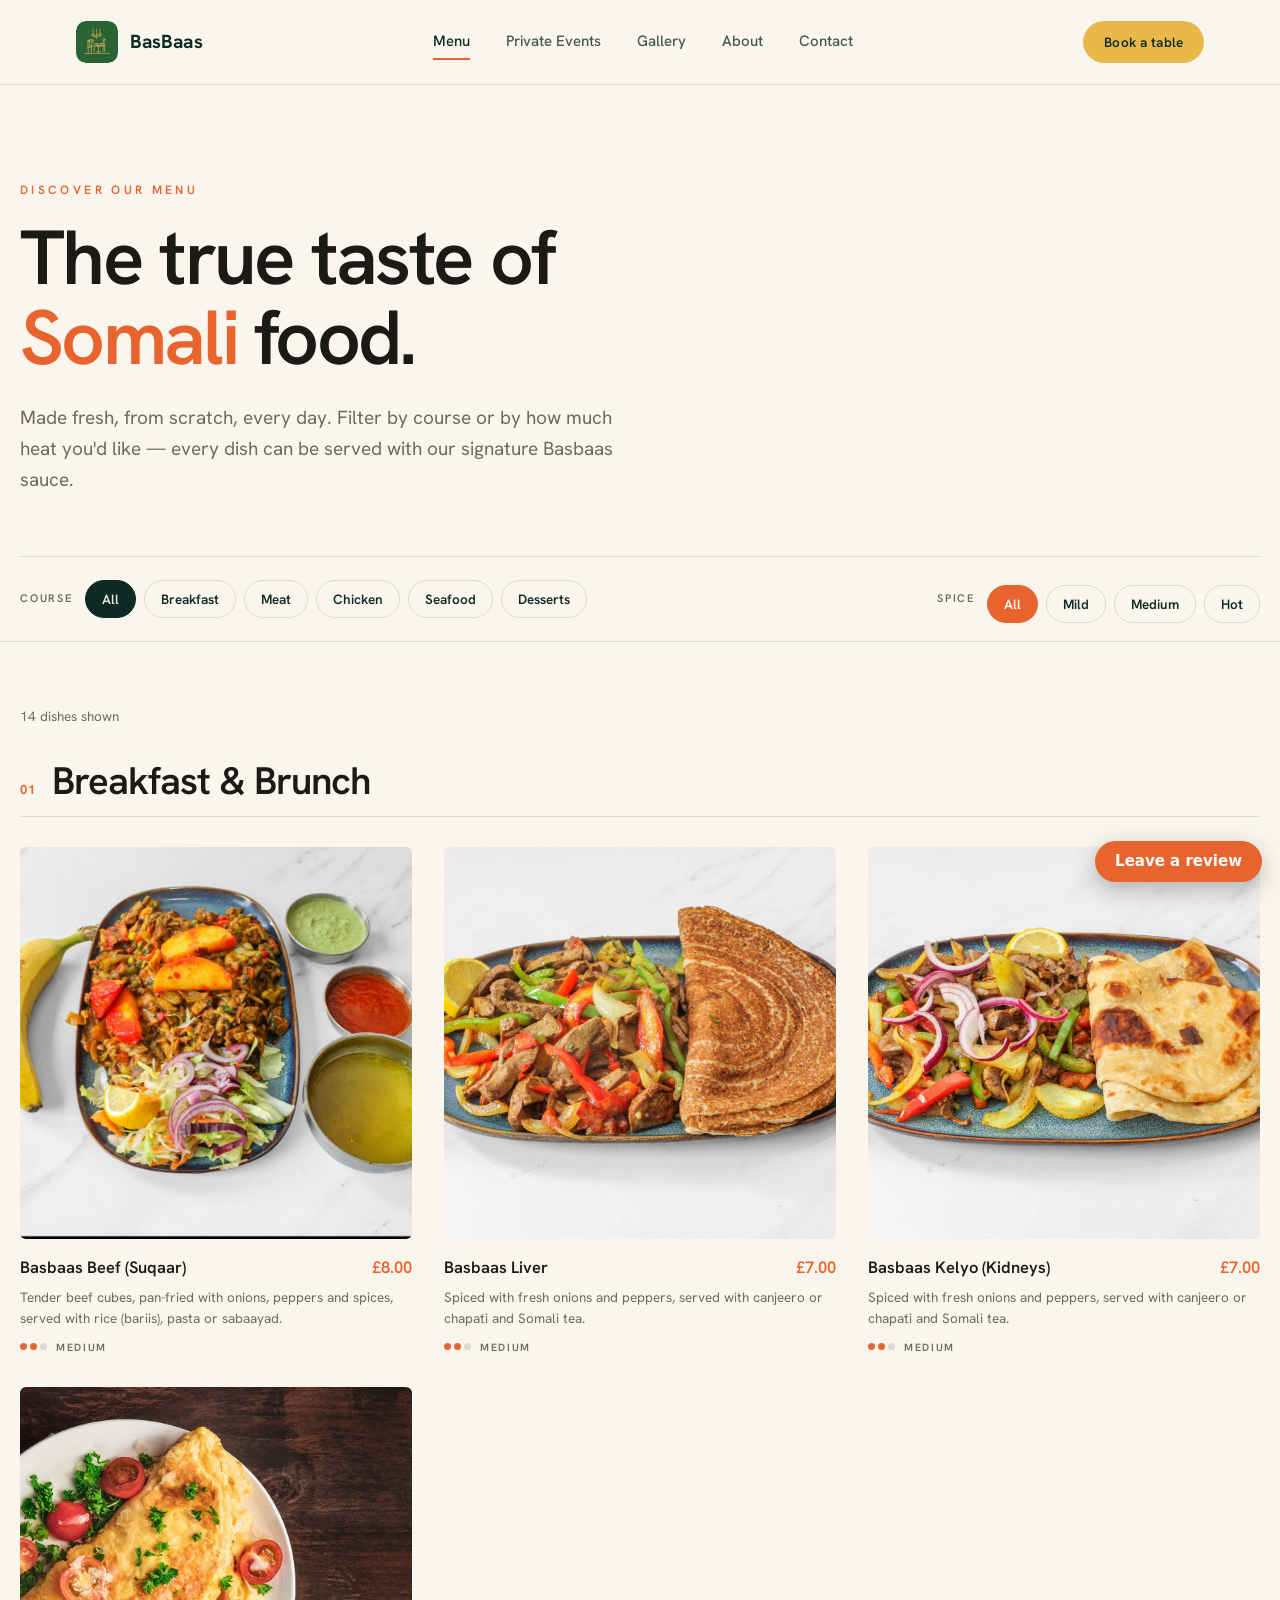
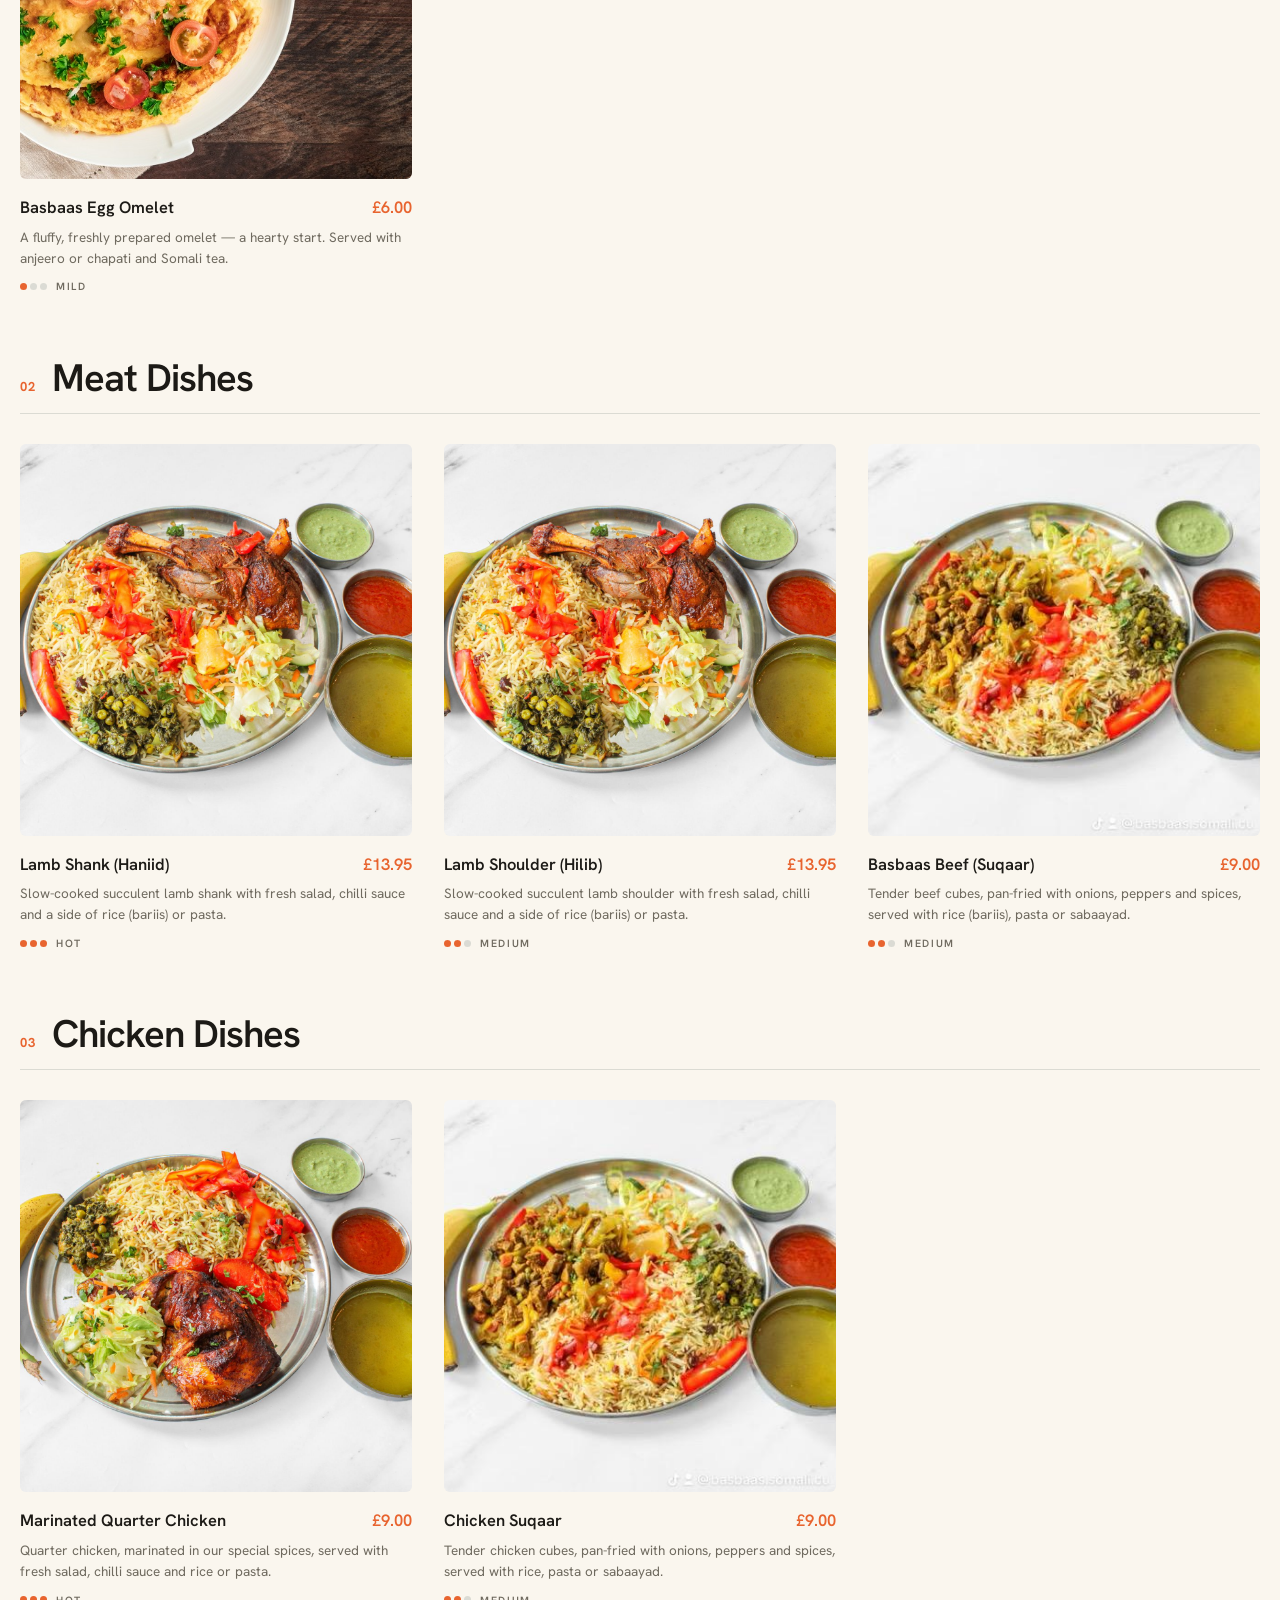
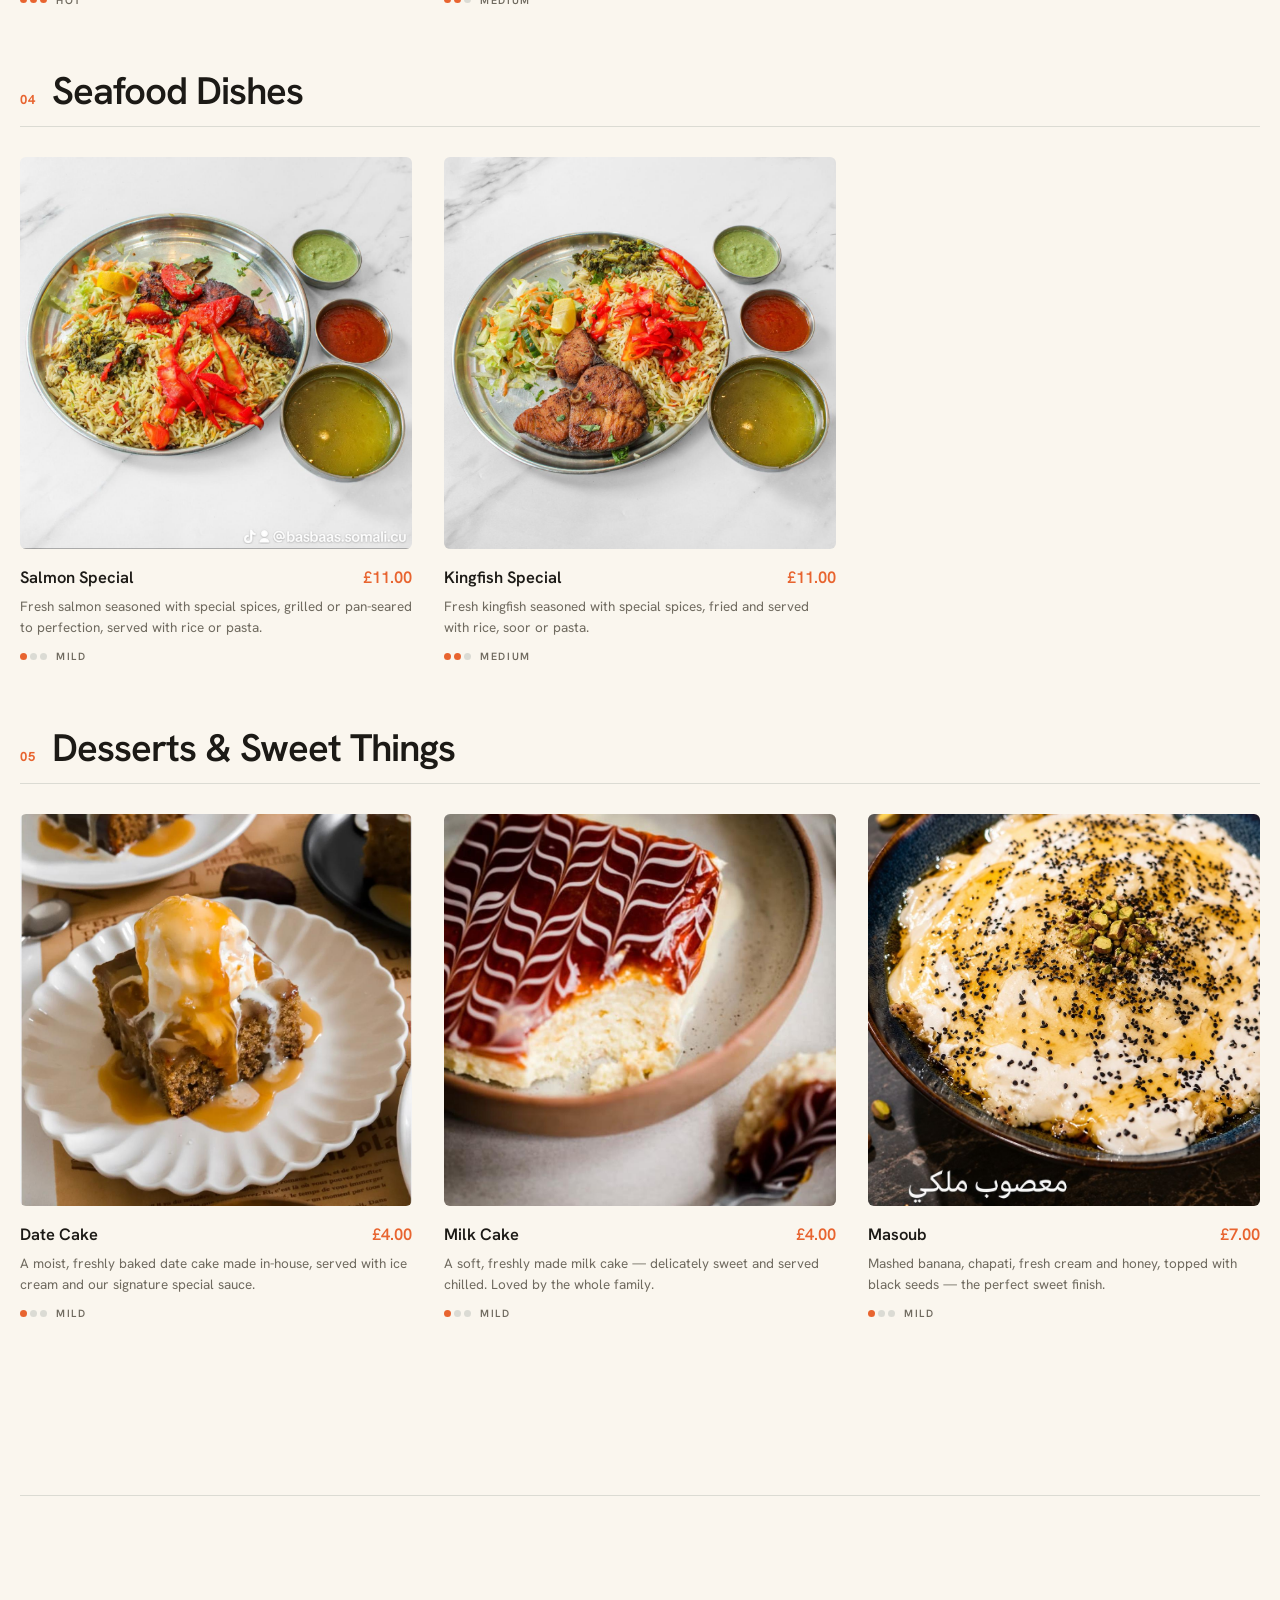
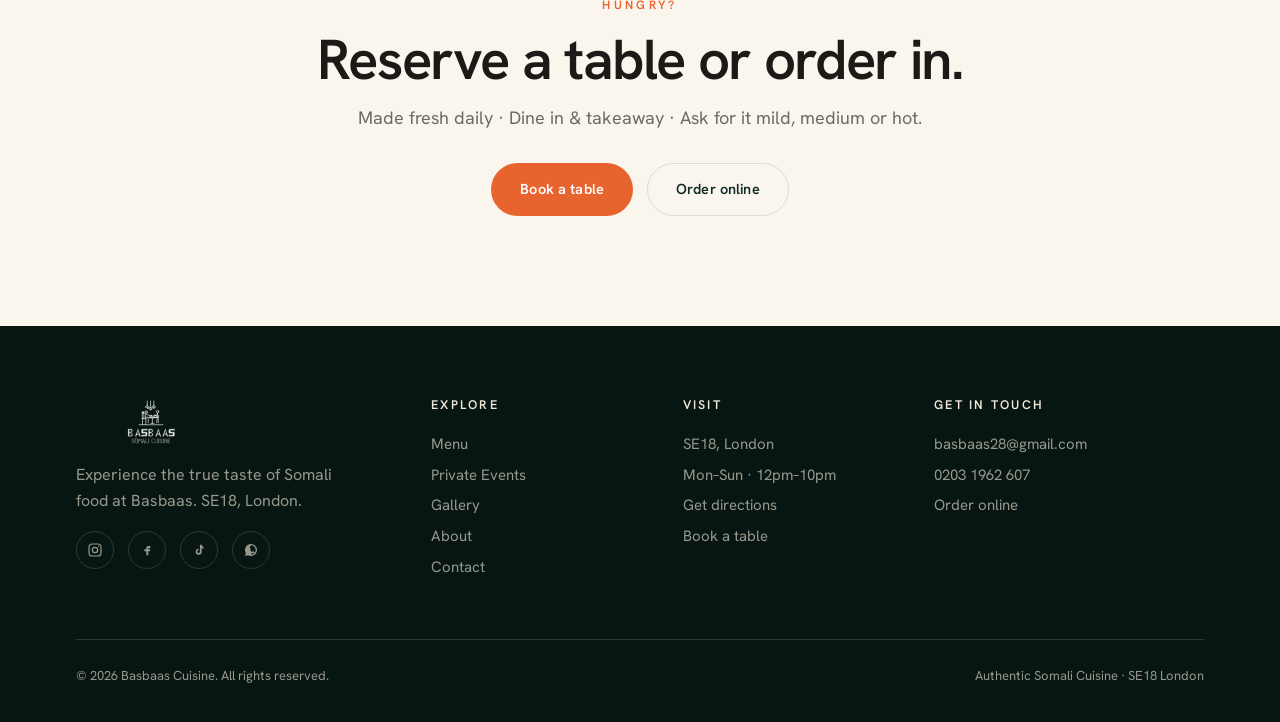
<file: menu.html>
<!DOCTYPE html>
<html lang="en">
<head>
<meta charset="UTF-8">
<meta name="viewport" content="width=device-width, initial-scale=1.0">
<title>Menu — BasBaas Cuisine</title>
<meta name="description" content="The Basbaas menu — breakfast, meat, chicken, seafood and desserts. Authentic Somali cooking, filterable by category and spice level.">
<link rel="icon" type="image/svg+xml" href="assets/brand/favicon.svg">
<link rel="icon" type="image/png" sizes="32x32" href="assets/brand/favicon-32.png">
<link rel="apple-touch-icon" href="assets/brand/favicon-512.png">
<link rel="preconnect" href="https://fonts.googleapis.com">
<link rel="preconnect" href="https://fonts.gstatic.com" crossorigin>
<link href="https://fonts.googleapis.com/css2?family=Hanken+Grotesk:ital,wght@0,300;0,400;0,500;0,600;0,700;0,800;1,400&display=swap" rel="stylesheet">
<link rel="stylesheet" href="assets/basbaas.css">
<style>
  .filterbar{position:sticky;top:84px;z-index:40;background:rgba(250,246,238,.92);
    backdrop-filter:blur(14px);-webkit-backdrop-filter:blur(14px);border-bottom:1px solid var(--line)}
  .filterbar .inner{display:flex;justify-content:space-between;align-items:center;gap:24px;padding:18px 0;flex-wrap:wrap}
  .chips{display:flex;gap:8px;flex-wrap:wrap;align-items:center}
  .chips .ttl{font-size:11px;letter-spacing:.16em;text-transform:uppercase;color:var(--muted);font-weight:600;margin-right:4px}
  .chip{padding:9px 16px;border-radius:100px;border:1.5px solid var(--line);background:transparent;
    font-family:inherit;font-size:13.5px;font-weight:600;color:var(--green);cursor:pointer;transition:.2s;white-space:nowrap}
  .chip:hover{border-color:var(--green)}
  .chip.on{background:var(--green);color:var(--cream);border-color:var(--green)}
  .chip.spice.on{background:var(--orange);border-color:var(--orange);color:#fff}
  .result-count{font-size:13.5px;color:var(--muted)}

  .menu-wrap{padding:64px 0 110px}
  .cat{margin-bottom:64px}
  .cat-head{display:flex;align-items:baseline;gap:16px;margin-bottom:30px;padding-bottom:14px;border-bottom:1px solid var(--line)}
  .cat-head h2{font-size:clamp(28px,3vw,40px)}
  .cat-head .cnum{font-size:13px;font-weight:700;color:var(--orange);letter-spacing:.06em}
  .cat-grid{display:grid;grid-template-columns:repeat(3,1fr);gap:32px}
  .empty-msg{display:none;text-align:center;padding:80px 0;color:var(--muted);font-size:18px}
  @media(max-width:900px){.cat-grid{grid-template-columns:1fr 1fr}.filterbar{top:0}}
  @media(max-width:600px){.cat-grid{grid-template-columns:1fr}}
</style>
<!-- seo:auto start -->
<link rel="canonical" href="https://basbaas-cuisine-site.vercel.app/menu">
<meta property="og:type" content="website">
<meta property="og:site_name" content="BasBaas Cuisine">
<meta property="og:title" content="Menu — BasBaas Cuisine">
<meta property="og:description" content="BasBaas Cuisine — authentic Somali food in SE18 London. Bold flavours from the Horn of Africa built around our signature Basbaas sauce.">
<meta property="og:url" content="https://basbaas-cuisine-site.vercel.app/menu">
<meta property="og:locale" content="en_GB">
<meta property="og:image" content="https://basbaas-cuisine-site.vercel.app/assets/img/PHOTO-2026-05-07-20-31-18.jpg">
<meta name="twitter:card" content="summary_large_image">
<meta name="twitter:title" content="Menu — BasBaas Cuisine">
<meta name="twitter:description" content="BasBaas Cuisine — authentic Somali food in SE18 London. Bold flavours from the Horn of Africa built around our signature Basbaas sauce.">
<meta name="twitter:image" content="https://basbaas-cuisine-site.vercel.app/assets/img/PHOTO-2026-05-07-20-31-18.jpg">
<!-- seo:auto end -->
</head>
<body>

<!-- ===== HEADER ===== -->
<header class="site-header">
  <div class="wrap nav">
    <a href="index.html" class="brand"><img class="brand-mark" src="assets/brand/favicon.svg" alt="BasBaas logo">BasBaas</a>
    <nav class="navlinks">
      <a href="menu.html" class="active">Menu</a>
      <a href="private-events.html">Private Events</a>
      <a href="gallery.html">Gallery</a>
      <a href="about.html">About</a>
      <a href="contact.html">Contact</a>
    </nav>
    <div class="nav-cta">
      <a class="btn btn-gold btn-sm" data-book data-masul-open="booking">Book a table</a>
      <button class="hamburger" aria-label="Menu"><span></span><span></span><span></span></button>
    </div>
  </div>
</header>
<nav class="mobile-nav">
  <button class="close" aria-label="Close">&times;</button>
  <a href="menu.html">Menu</a><a href="private-events.html">Private Events</a><a href="gallery.html">Gallery</a><a href="about.html">About</a><a href="contact.html">Contact</a>
  <a href="#" data-book data-masul-open="booking" style="color:var(--gold-bright)">Book a table</a>
</nav>

<!-- ===== PAGE HERO ===== -->
<section class="page-hero wrap">
  <span class="label">Discover our menu</span>
  <h1 style="margin-top:16px">The true taste of <em>Somali</em> food.</h1>
  <p class="lead">Made fresh, from scratch, every day. Filter by course or by how much heat you'd like — every dish can be served with our signature Basbaas sauce.</p>
</section>

<!-- ===== FILTER BAR ===== -->
<div class="filterbar">
  <div class="wrap inner">
    <div class="chips" id="catChips">
      <span class="ttl">Course</span>
      <button class="chip on" data-cat="all">All</button>
      <button class="chip" data-cat="breakfast">Breakfast</button>
      <button class="chip" data-cat="meat">Meat</button>
      <button class="chip" data-cat="chicken">Chicken</button>
      <button class="chip" data-cat="seafood">Seafood</button>
      <button class="chip" data-cat="dessert">Desserts</button>
    </div>
    <div class="chips" id="spiceChips">
      <span class="ttl">Spice</span>
      <button class="chip spice on" data-spice="all">All</button>
      <button class="chip spice" data-spice="1">Mild</button>
      <button class="chip spice" data-spice="2">Medium</button>
      <button class="chip spice" data-spice="3">Hot</button>
    </div>
  </div>
</div>

<!-- ===== MENU ===== -->
<div class="menu-wrap wrap">
  <div class="result-count" id="resultCount" style="margin-bottom:36px"></div>

  <!-- BREAKFAST -->
  <section class="cat" data-cat="breakfast">
    <div class="cat-head"><span class="cnum">01</span><h2>Breakfast &amp; Brunch</h2></div>
    <div class="cat-grid">
      <div class="dish" data-spice="2"><div class="dish-img"><img src="assets/img/PHOTO-2026-01-10-17-43-36-5.jpg" alt="" loading="lazy" decoding="async"></div><div class="nm"><span>Basbaas Beef (Suqaar)</span><span class="pr">£8.00</span></div><p class="ds">Tender beef cubes, pan-fried with onions, peppers and spices, served with rice (bariis), pasta or sabaayad.</p><span class="spice"><i class="on"></i><i class="on"></i><i></i><span class="lbl">Medium</span></span></div>
      <div class="dish" data-spice="2"><div class="dish-img"><img src="assets/img/PHOTO-2026-01-10-17-43-37-7.jpg" alt="" loading="lazy" decoding="async"></div><div class="nm"><span>Basbaas Liver</span><span class="pr">£7.00</span></div><p class="ds">Spiced with fresh onions and peppers, served with canjeero or chapati and Somali tea.</p><span class="spice"><i class="on"></i><i class="on"></i><i></i><span class="lbl">Medium</span></span></div>
      <div class="dish" data-spice="2"><div class="dish-img"><img src="assets/img/PHOTO-2026-01-10-17-43-37-9.jpg" alt="" loading="lazy" decoding="async"></div><div class="nm"><span>Basbaas Kelyo (Kidneys)</span><span class="pr">£7.00</span></div><p class="ds">Spiced with fresh onions and peppers, served with canjeero or chapati and Somali tea.</p><span class="spice"><i class="on"></i><i class="on"></i><i></i><span class="lbl">Medium</span></span></div>
      <div class="dish" data-spice="1"><div class="dish-img"><img src="assets/img/omelet.jpg" alt="" loading="lazy" decoding="async"></div><div class="nm"><span>Basbaas Egg Omelet</span><span class="pr">£6.00</span></div><p class="ds">A fluffy, freshly prepared omelet — a hearty start. Served with anjeero or chapati and Somali tea.</p><span class="spice"><i class="on"></i><i></i><i></i><span class="lbl">Mild</span></span></div>
    </div>
  </section>

  <!-- MEAT -->
  <section class="cat" data-cat="meat">
    <div class="cat-head"><span class="cnum">02</span><h2>Meat Dishes</h2></div>
    <div class="cat-grid">
      <div class="dish" data-spice="3"><div class="dish-img"><img src="assets/img/PHOTO-2026-01-10-17-43-37-5.jpg" alt="" loading="lazy" decoding="async"></div><div class="nm"><span>Lamb Shank (Haniid)</span><span class="pr">£13.95</span></div><p class="ds">Slow-cooked succulent lamb shank with fresh salad, chilli sauce and a side of rice (bariis) or pasta.</p><span class="spice"><i class="on"></i><i class="on"></i><i class="on"></i><span class="lbl">Hot</span></span></div>
      <div class="dish" data-spice="2"><div class="dish-img"><img src="assets/img/PHOTO-2026-01-10-17-43-37-5.jpg" alt="" loading="lazy" decoding="async"></div><div class="nm"><span>Lamb Shoulder (Hilib)</span><span class="pr">£13.95</span></div><p class="ds">Slow-cooked succulent lamb shoulder with fresh salad, chilli sauce and a side of rice (bariis) or pasta.</p><span class="spice"><i class="on"></i><i class="on"></i><i></i><span class="lbl">Medium</span></span></div>
      <div class="dish" data-spice="2"><div class="dish-img"><img src="assets/img/PHOTO-2026-01-10-17-43-36-9.jpg" alt="" loading="lazy" decoding="async"></div><div class="nm"><span>Basbaas Beef (Suqaar)</span><span class="pr">£9.00</span></div><p class="ds">Tender beef cubes, pan-fried with onions, peppers and spices, served with rice (bariis), pasta or sabaayad.</p><span class="spice"><i class="on"></i><i class="on"></i><i></i><span class="lbl">Medium</span></span></div>
    </div>
  </section>

  <!-- CHICKEN -->
  <section class="cat" data-cat="chicken">
    <div class="cat-head"><span class="cnum">03</span><h2>Chicken Dishes</h2></div>
    <div class="cat-grid">
      <div class="dish" data-spice="3"><div class="dish-img"><img src="assets/img/PHOTO-2026-01-10-17-43-38.jpg" alt="" loading="lazy" decoding="async"></div><div class="nm"><span>Marinated Quarter Chicken</span><span class="pr">£9.00</span></div><p class="ds">Quarter chicken, marinated in our special spices, served with fresh salad, chilli sauce and rice or pasta.</p><span class="spice"><i class="on"></i><i class="on"></i><i class="on"></i><span class="lbl">Hot</span></span></div>
      <div class="dish" data-spice="2"><div class="dish-img"><img src="assets/img/PHOTO-2026-01-10-17-43-36-9.jpg" alt="" loading="lazy" decoding="async"></div><div class="nm"><span>Chicken Suqaar</span><span class="pr">£9.00</span></div><p class="ds">Tender chicken cubes, pan-fried with onions, peppers and spices, served with rice, pasta or sabaayad.</p><span class="spice"><i class="on"></i><i class="on"></i><i></i><span class="lbl">Medium</span></span></div>
    </div>
  </section>

  <!-- SEAFOOD -->
  <section class="cat" data-cat="seafood">
    <div class="cat-head"><span class="cnum">04</span><h2>Seafood Dishes</h2></div>
    <div class="cat-grid">
      <div class="dish" data-spice="1"><div class="dish-img"><img src="assets/img/PHOTO-2026-01-10-17-43-36-11.jpg" alt="" loading="lazy" decoding="async"></div><div class="nm"><span>Salmon Special</span><span class="pr">£11.00</span></div><p class="ds">Fresh salmon seasoned with special spices, grilled or pan-seared to perfection, served with rice or pasta.</p><span class="spice"><i class="on"></i><i></i><i></i><span class="lbl">Mild</span></span></div>
      <div class="dish" data-spice="2"><div class="dish-img"><img src="assets/img/PHOTO-2026-01-10-17-43-37-8.jpg" alt="" loading="lazy" decoding="async"></div><div class="nm"><span>Kingfish Special</span><span class="pr">£11.00</span></div><p class="ds">Fresh kingfish seasoned with special spices, fried and served with rice, soor or pasta.</p><span class="spice"><i class="on"></i><i class="on"></i><i></i><span class="lbl">Medium</span></span></div>
    </div>
  </section>

  <!-- DESSERTS -->
  <section class="cat" data-cat="dessert">
    <div class="cat-head"><span class="cnum">05</span><h2>Desserts &amp; Sweet Things</h2></div>
    <div class="cat-grid">
      <div class="dish" data-spice="1"><div class="dish-img"><img src="assets/img/PHOTO-2026-01-10-17-43-36.jpg" alt="" loading="lazy" decoding="async"></div><div class="nm"><span>Date Cake</span><span class="pr">£4.00</span></div><p class="ds">A moist, freshly baked date cake made in-house, served with ice cream and our signature special sauce.</p><span class="spice"><i class="on"></i><i></i><i></i><span class="lbl">Mild</span></span></div>
      <div class="dish" data-spice="1"><div class="dish-img"><img src="assets/img/PHOTO-2026-01-10-17-43-36-2.jpg" alt="" loading="lazy" decoding="async"></div><div class="nm"><span>Milk Cake</span><span class="pr">£4.00</span></div><p class="ds">A soft, freshly made milk cake — delicately sweet and served chilled. Loved by the whole family.</p><span class="spice"><i class="on"></i><i></i><i></i><span class="lbl">Mild</span></span></div>
      <div class="dish" data-spice="1"><div class="dish-img"><img src="assets/img/PHOTO-2026-05-07-20-31-18.jpg" alt="" loading="lazy" decoding="async"></div><div class="nm"><span>Masoub</span><span class="pr">£7.00</span></div><p class="ds">Mashed banana, chapati, fresh cream and honey, topped with black seeds — the perfect sweet finish.</p><span class="spice"><i class="on"></i><i></i><i></i><span class="lbl">Mild</span></span></div>
    </div>
  </section>

  <div class="empty-msg" id="emptyMsg">No dishes match those filters — try widening your selection.</div>
</div>

<!-- ===== CLOSING CTA ===== -->
<section class="wrap" style="padding:96px 0 110px;text-align:center;border-top:1px solid var(--line)">
  <span class="label">Hungry?</span>
  <h2 style="font-size:clamp(34px,4.4vw,58px);margin-top:14px;letter-spacing:-.03em">Reserve a table or order in.</h2>
  <p style="color:var(--muted);font-size:18px;margin:14px 0 32px">Made fresh daily · Dine in &amp; takeaway · Ask for it mild, medium or hot.</p>
  <div style="display:flex;gap:14px;justify-content:center;flex-wrap:wrap">
    <a class="btn btn-orange" data-book data-masul-open="booking">Book a table</a>
    <a class="btn btn-ghost" data-order data-masul-open="order">Order online</a>
  </div>
</section>

<!-- ===== FOOTER ===== -->
<footer class="site-footer">
  <div class="wrap">
    <div class="foot-grid">
      <div class="foot-brand">
        <img class="foot-logo" src="assets/brand/basbaas-stacked-transparent.svg" alt="BasBaas — Authentic Somali Cuisine" loading="lazy" decoding="async">
        <p>Experience the true taste of Somali food at Basbaas. SE18, London.</p>
        <div class="foot-social">
          <a aria-label="Instagram" aria-disabled="true" tabindex="-1"><svg viewBox="0 0 24 24" fill="none" stroke="currentColor" stroke-width="1.8"><rect x="3" y="3" width="18" height="18" rx="5"/><circle cx="12" cy="12" r="4"/><circle cx="17.5" cy="6.5" r="1" fill="currentColor" stroke="none"/></svg></a>
          <a aria-label="Facebook" aria-disabled="true" tabindex="-1"><svg viewBox="0 0 24 24" fill="currentColor"><path d="M14 9h3V6h-3c-1.7 0-3 1.3-3 3v2H8v3h3v6h3v-6h2.5l.5-3H14V9.5c0-.3.2-.5.5-.5z"/></svg></a>
          <a aria-label="TikTok" aria-disabled="true" tabindex="-1"><svg viewBox="0 0 24 24" fill="currentColor"><path d="M16 4c.3 1.8 1.4 3.2 3 3.6V10c-1.2 0-2.3-.4-3-1v5.5A4.5 4.5 0 1 1 11.5 10v2.4a2.1 2.1 0 1 0 1.9 2.1V4H16z"/></svg></a>
          <a aria-label="WhatsApp" aria-disabled="true" tabindex="-1"><svg viewBox="0 0 24 24" fill="currentColor"><path d="M12 3a9 9 0 0 0-7.7 13.6L3 21l4.5-1.2A9 9 0 1 0 12 3zm0 2a7 7 0 0 1 3.6 13l-.4.2-2.7.7.7-2.6.2-.4A7 7 0 0 1 12 5zm-2.3 3.3c-.2 0-.5.1-.7.4-.2.3-.8.8-.8 1.9s.8 2.2.9 2.3c.1.2 1.6 2.5 3.9 3.4 1.9.7 2.3.6 2.7.5.4 0 1.3-.5 1.5-1 .2-.5.2-.9.1-1l-.7-.3s-1.1-.5-1.3-.6c-.2-.1-.3-.1-.5.1l-.6.8c-.1.1-.2.1-.4 0-.2-.1-.9-.3-1.7-1-.6-.6-1-1.2-1.2-1.4-.1-.2 0-.3.1-.4l.3-.4.2-.4v-.4l-.6-1.5c-.2-.4-.3-.3-.5-.3z"/></svg></a>
        </div>
      </div>
      <div><h4>Explore</h4><ul><li><a href="menu.html">Menu</a></li><li><a href="private-events.html">Private Events</a></li><li><a href="gallery.html">Gallery</a></li><li><a href="about.html">About</a></li><li><a href="contact.html">Contact</a></li></ul></div>
      <div><h4>Visit</h4><ul><li>SE18, London</li><li>Mon–Sun · 12pm–10pm</li><li><a href="contact.html">Get directions</a></li><li><a href="#" data-book data-masul-open="booking">Book a table</a></li></ul></div>
      <div><h4>Get in touch</h4><ul><li><a href="mailto:basbaas28@gmail.com">basbaas28@gmail.com</a></li><li><a href="tel:02031962607">0203 1962 607</a></li><li><a href="#" data-order data-masul-open="order">Order online</a></li></ul></div>
    </div>
    <div class="foot-bot"><span>© <span data-year>2026</span> Basbaas Cuisine. All rights reserved.</span><span>Authentic Somali Cuisine · SE18 London</span></div>
  </div>
</footer>

<script src="assets/basbaas.js"></script>
<script>
(function(){
  var activeCat='all', activeSpice='all';
  var cats=document.querySelectorAll('.cat');
  var countEl=document.getElementById('resultCount');
  var emptyMsg=document.getElementById('emptyMsg');

  function apply(){
    var total=0;
    cats.forEach(function(sec){
      var secCat=sec.getAttribute('data-cat');
      var showSec=(activeCat==='all'||activeCat===secCat);
      var visibleInSec=0;
      sec.querySelectorAll('.dish').forEach(function(d){
        var sp=d.getAttribute('data-spice');
        var ok=showSec && (activeSpice==='all'||activeSpice===sp);
        d.style.display=ok?'':'none';
        if(ok){visibleInSec++;total++;}
      });
      sec.style.display=(showSec && visibleInSec>0)?'':'none';
    });
    countEl.textContent=total+(total===1?' dish':' dishes')+' shown';
    emptyMsg.style.display=total===0?'block':'none';
  }

  document.getElementById('catChips').addEventListener('click',function(e){
    var b=e.target.closest('.chip'); if(!b)return;
    this.querySelectorAll('.chip').forEach(function(c){c.classList.remove('on');});
    b.classList.add('on'); activeCat=b.getAttribute('data-cat'); apply();
  });
  document.getElementById('spiceChips').addEventListener('click',function(e){
    var b=e.target.closest('.chip'); if(!b)return;
    this.querySelectorAll('.chip').forEach(function(c){c.classList.remove('on');});
    b.classList.add('on'); activeSpice=b.getAttribute('data-spice'); apply();
  });
  apply();
})();
</script>
<!-- masul:start -->
<script>
window.MASUL_SITE_ID="basbaas-v2";
window.MASUL_ACCENT="#e8642f";
window.MASUL_MENU=[{"cat":"Light Bites","name":"Basbaas Liver","price":7},{"cat":"Light Bites","name":"Basbaas Egg Omelet","price":6},{"cat":"Light Bites","name":"Masoub","price":7},{"cat":"Mains","name":"Marinated Quarter Chicken","price":9},{"cat":"Mains","name":"Chicken Suqaar","price":9},{"cat":"Mains","name":"Salmon Special","price":11},{"cat":"Mains","name":"Kingfish Special","price":11},{"cat":"Desserts","name":"Date Cake","price":4},{"cat":"Desserts","name":"Milk Cake","price":4}];
</script>
<script src="masul-widget.js" defer></script>
<!-- masul:end -->
</body>
</html>
</file>
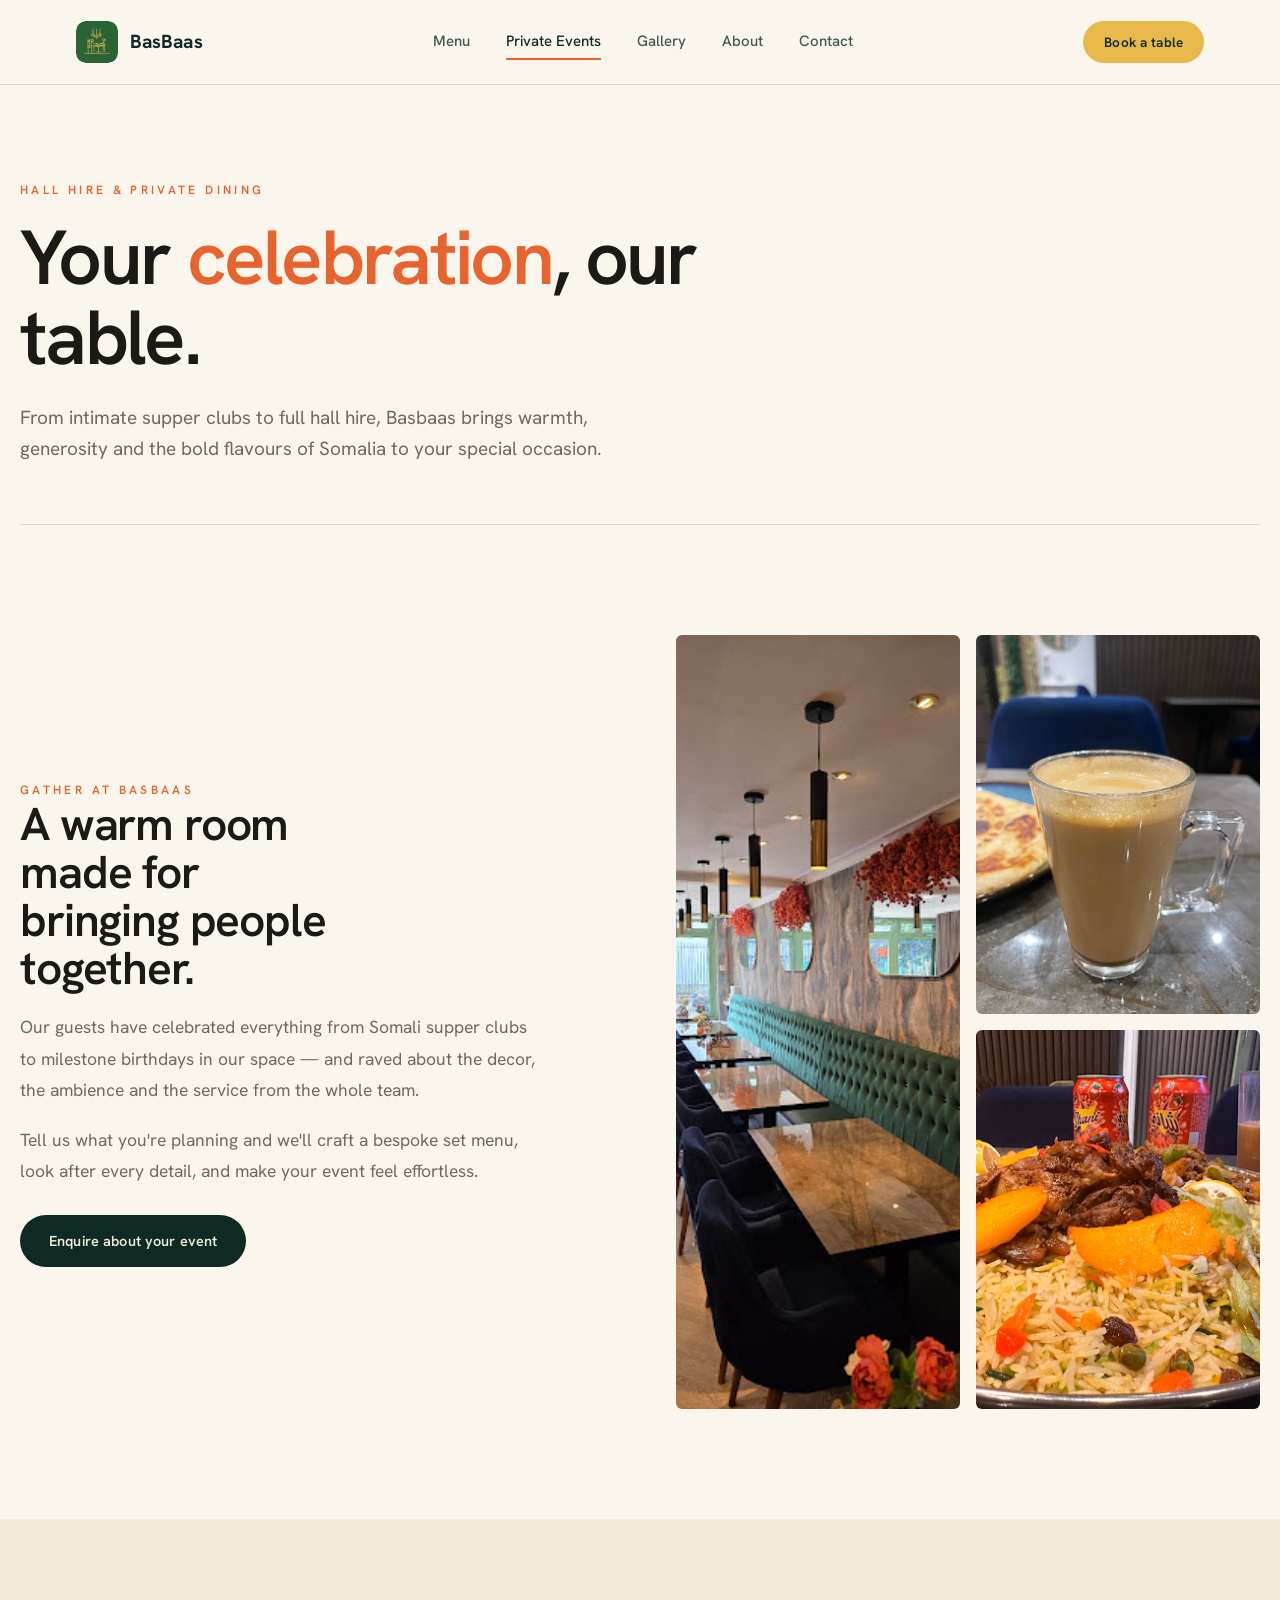
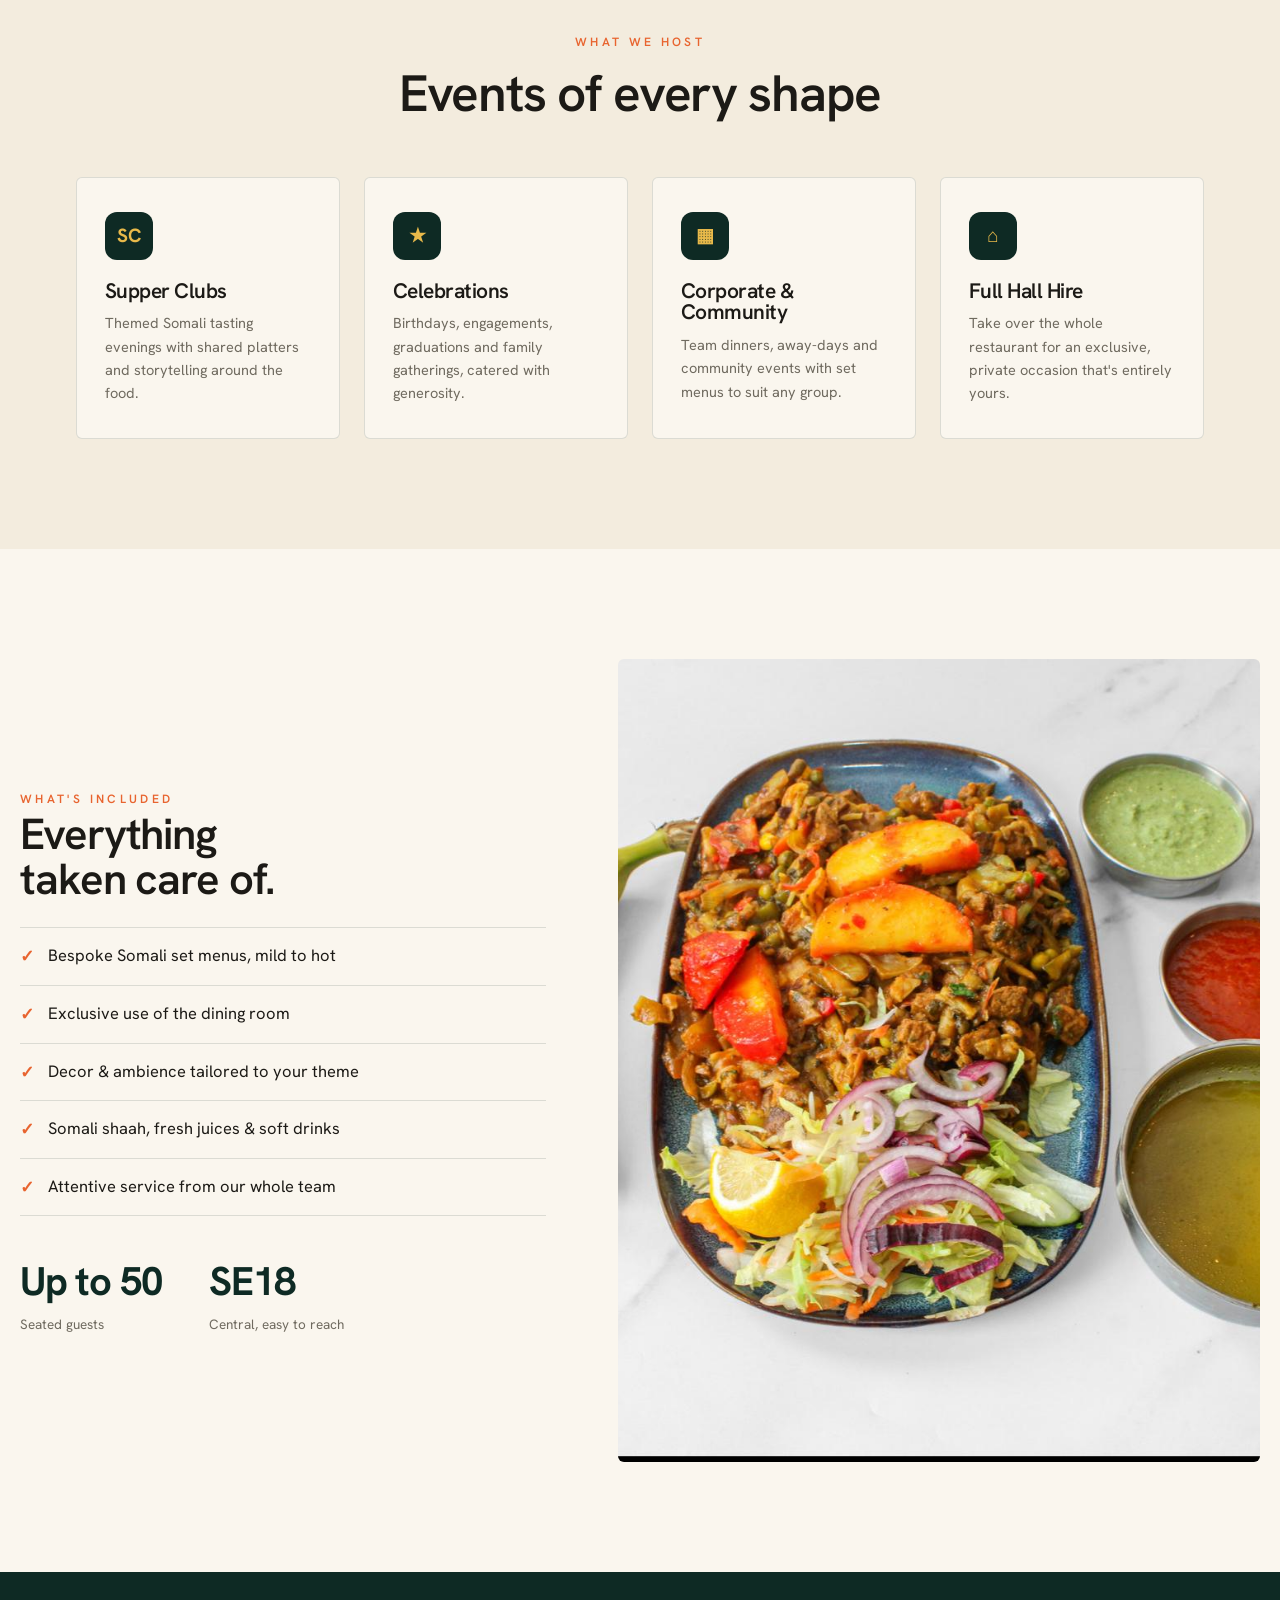
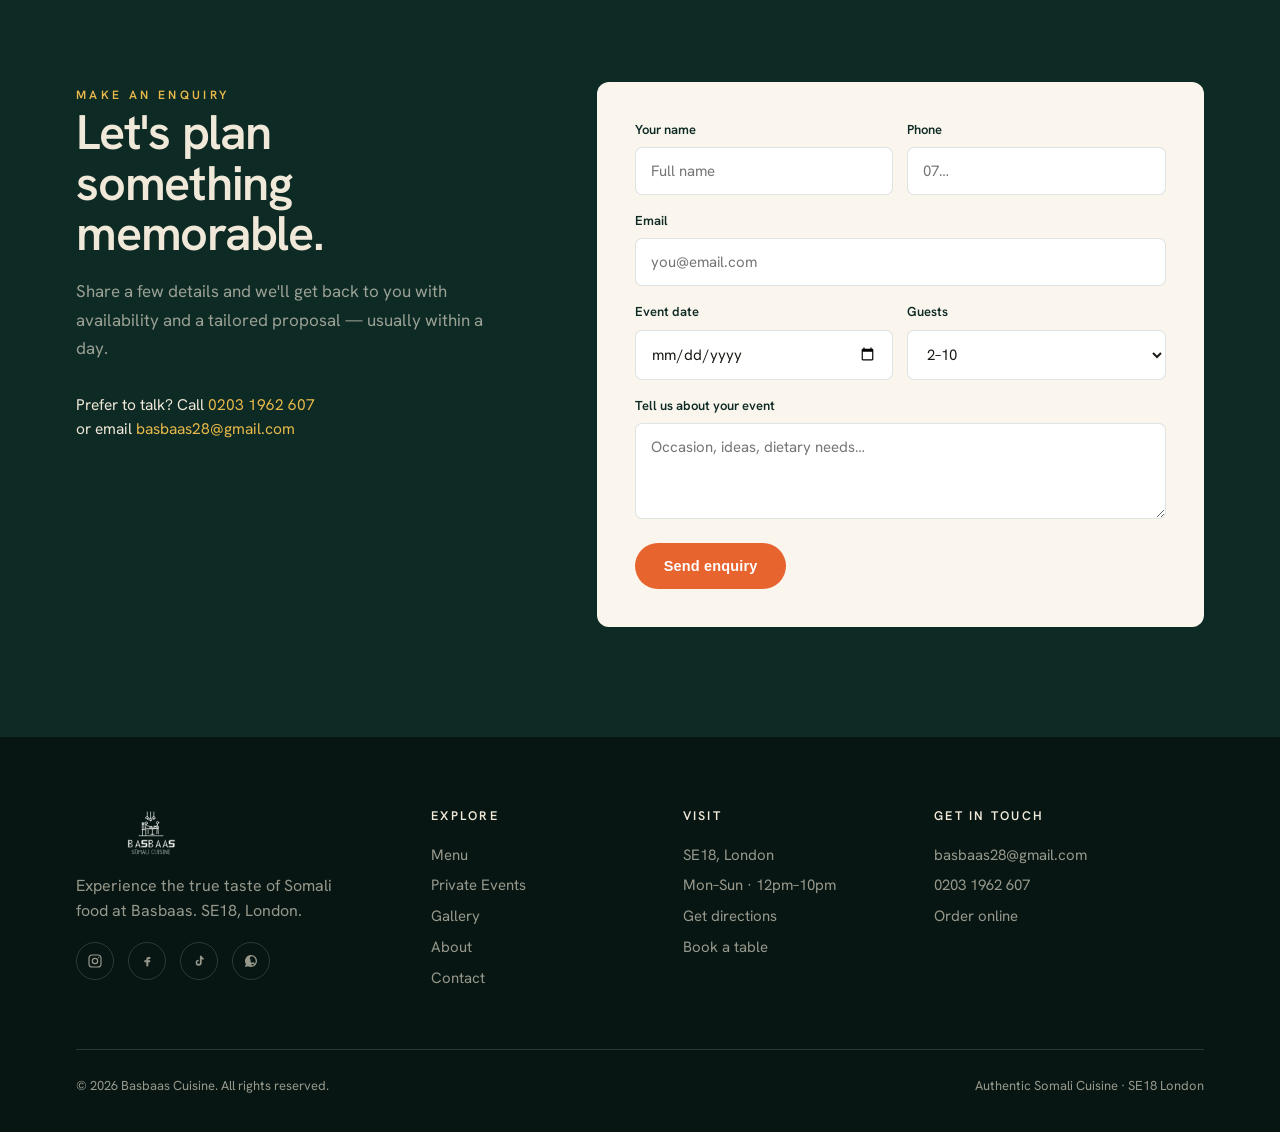
<file: private-events.html>
<!DOCTYPE html>
<html lang="en">
<head>
<meta charset="UTF-8">
<meta name="viewport" content="width=device-width, initial-scale=1.0">
<title>Private Events &amp; Hall Hire — BasBaas Cuisine</title>
<meta name="description" content="Host your celebration, supper club or private dinner at Basbaas. Hall hire and bespoke Somali set menus in SE18, London.">
<link rel="icon" type="image/svg+xml" href="assets/brand/favicon.svg">
<link rel="icon" type="image/png" sizes="32x32" href="assets/brand/favicon-32.png">
<link rel="apple-touch-icon" href="assets/brand/favicon-512.png">
<link rel="preconnect" href="https://fonts.googleapis.com">
<link rel="preconnect" href="https://fonts.gstatic.com" crossorigin>
<link href="https://fonts.googleapis.com/css2?family=Hanken+Grotesk:ital,wght@0,300;0,400;0,500;0,600;0,700;0,800;1,400&display=swap" rel="stylesheet">
<link rel="stylesheet" href="assets/basbaas.css">
<style>
  .pe-hero{position:relative;min-height:74vh;display:flex;align-items:flex-end;overflow:hidden;color:var(--cream)}
  .pe-hero .bg{position:absolute;inset:0}
  .pe-hero .bg img{width:100%;height:100%;object-fit:cover}
  .pe-hero .bg::after{content:"";position:absolute;inset:0;background:linear-gradient(180deg,rgba(7,22,18,.55),rgba(7,22,18,.2) 45%,rgba(7,22,18,.92))}
  .pe-hero .inner{position:relative;z-index:3;width:100%;padding-bottom:64px}
  .pe-hero h1{font-size:clamp(48px,6.4vw,92px);letter-spacing:-.035em;max-width:14ch}
  .pe-hero h1 .o{color:var(--orange)}
  .pe-hero p{margin-top:22px;font-size:19px;opacity:.9;max-width:50ch;line-height:1.6}

  .intro{padding:110px 0}
  .intro-grid{display:grid;grid-template-columns:1fr 1fr;gap:72px;align-items:center}
  .intro h2{font-size:clamp(32px,3.6vw,48px);max-width:13ch}
  .intro p{font-size:17.5px;color:var(--muted);line-height:1.8;margin-top:18px;max-width:52ch}
  .intro .figs{display:grid;grid-template-columns:1fr 1fr;gap:16px}
  .intro .figs img{width:100%;height:100%;object-fit:cover;border-radius:var(--radius);aspect-ratio:3/4}
  .intro .figs .tall{grid-row:span 2;aspect-ratio:auto}

  .offer{background:var(--paper-2);padding:110px 0}
  .offer-head{text-align:center;max-width:60ch;margin:0 auto 56px}
  .offer-head h2{font-size:clamp(32px,4vw,52px);margin-top:14px}
  .offer-grid{display:grid;grid-template-columns:repeat(4,1fr);gap:24px}
  .ocard{background:var(--paper);border:1px solid var(--line);border-radius:var(--radius);padding:34px 28px;transition:.3s var(--ease)}
  .ocard:hover{transform:translateY(-4px);box-shadow:var(--shadow);border-color:transparent}
  .ocard .ico{width:48px;height:48px;border-radius:12px;background:var(--green);color:var(--gold-bright);
    display:flex;align-items:center;justify-content:center;font-weight:700;font-size:19px;margin-bottom:20px}
  .ocard h3{font-size:21px;margin-bottom:10px}
  .ocard p{font-size:14.5px;color:var(--muted);line-height:1.6}

  .incl{padding:110px 0}
  .incl-grid{display:grid;grid-template-columns:.9fr 1.1fr;gap:72px;align-items:center}
  .incl h2{font-size:clamp(30px,3.4vw,46px);max-width:12ch}
  .incl ul{list-style:none;margin-top:26px}
  .incl li{display:flex;gap:14px;align-items:flex-start;padding:15px 0;border-top:1px solid var(--line);font-size:16.5px}
  .incl li:last-child{border-bottom:1px solid var(--line)}
  .incl li .tick{color:var(--orange);font-weight:700;flex-shrink:0;margin-top:1px}
  .incl-img{border-radius:var(--radius);overflow:hidden;aspect-ratio:4/5}
  .incl-img img{width:100%;height:100%;object-fit:cover}
  .cap-row{display:flex;gap:48px;margin-top:34px}
  .cap .n{font-size:40px;font-weight:700;color:var(--green);letter-spacing:-.03em}
  .cap .l{font-size:13.5px;color:var(--muted);margin-top:2px}

  .enq{background:var(--green);color:var(--cream);padding:110px 0}
  .enq-grid{display:grid;grid-template-columns:.85fr 1.15fr;gap:72px;align-items:start}
  .enq h2{font-size:clamp(32px,3.8vw,50px);color:var(--cream);max-width:12ch}
  .enq .sub{color:var(--muted-dark);font-size:17px;line-height:1.7;margin-top:18px;max-width:42ch}
  .enq .contact-line{margin-top:30px;font-size:15.5px}
  .enq .contact-line a{color:var(--gold-bright)}
  .enq-form{background:var(--paper);border-radius:12px;padding:38px}
  .enq-form .field-row{display:grid;grid-template-columns:1fr 1fr;gap:14px}
  .enq-form textarea{width:100%;padding:13px 15px;border:1.5px solid var(--line);border-radius:7px;
    font-family:inherit;font-size:15px;background:#fff;resize:vertical;min-height:96px;color:var(--ink)}
  .enq-form textarea:focus{outline:none;border-color:var(--orange)}
  .enq-confirm{text-align:center;padding:24px 0}
  .enq-confirm .tick{width:64px;height:64px;border-radius:50%;background:var(--green);color:var(--gold-bright);display:flex;align-items:center;justify-content:center;margin:0 auto 18px;font-size:30px}

  @media(max-width:900px){
    .intro-grid,.incl-grid,.enq-grid{grid-template-columns:1fr;gap:36px}
    .offer-grid{grid-template-columns:1fr 1fr}
    .enq-form .field-row{grid-template-columns:1fr}
  }
  @media(max-width:560px){.offer-grid{grid-template-columns:1fr}}
</style>
<!-- seo:auto start -->
<link rel="canonical" href="https://basbaas-cuisine-site.vercel.app/private-events">
<meta property="og:type" content="website">
<meta property="og:site_name" content="BasBaas Cuisine">
<meta property="og:title" content="Private Events &amp; Hall Hire — BasBaas Cuisine">
<meta property="og:description" content="BasBaas Cuisine — authentic Somali food in SE18 London. Bold flavours from the Horn of Africa built around our signature Basbaas sauce.">
<meta property="og:url" content="https://basbaas-cuisine-site.vercel.app/private-events">
<meta property="og:locale" content="en_GB">
<meta property="og:image" content="https://basbaas-cuisine-site.vercel.app/assets/img/PHOTO-2026-05-07-20-31-18.jpg">
<meta name="twitter:card" content="summary_large_image">
<meta name="twitter:title" content="Private Events &amp; Hall Hire — BasBaas Cuisine">
<meta name="twitter:description" content="BasBaas Cuisine — authentic Somali food in SE18 London. Bold flavours from the Horn of Africa built around our signature Basbaas sauce.">
<meta name="twitter:image" content="https://basbaas-cuisine-site.vercel.app/assets/img/PHOTO-2026-05-07-20-31-18.jpg">
<!-- seo:auto end -->
</head>
<body>

<header class="site-header">
  <div class="wrap nav">
    <a href="index.html" class="brand"><img class="brand-mark" src="assets/brand/favicon.svg" alt="BasBaas logo">BasBaas</a>
    <nav class="navlinks">
      <a href="menu.html">Menu</a>
      <a href="private-events.html" class="active">Private Events</a>
      <a href="gallery.html">Gallery</a>
      <a href="about.html">About</a>
      <a href="contact.html">Contact</a>
    </nav>
    <div class="nav-cta">
      <a class="btn btn-gold btn-sm" data-book>Book a table</a>
      <button class="hamburger" aria-label="Menu"><span></span><span></span><span></span></button>
    </div>
  </div>
</header>
<nav class="mobile-nav">
  <button class="close" aria-label="Close">&times;</button>
  <a href="menu.html">Menu</a><a href="private-events.html">Private Events</a><a href="gallery.html">Gallery</a><a href="about.html">About</a><a href="contact.html">Contact</a>
  <a href="#" data-book style="color:var(--gold-bright)">Book a table</a>
</nav>

<!-- HERO -->
<section class="page-hero wrap">
  <span class="label">Hall hire &amp; private dining</span>
  <h1 style="margin-top:16px">Your <em>celebration</em>, our table.</h1>
  <p class="lead">From intimate supper clubs to full hall hire, Basbaas brings warmth, generosity and the bold flavours of Somalia to your special occasion.</p>
</section>

<!-- INTRO -->
<section class="intro wrap">
  <div class="intro-grid">
    <div class="reveal">
      <span class="label">Gather at Basbaas</span>
      <h2>A warm room made for bringing people together.</h2>
      <p>Our guests have celebrated everything from Somali supper clubs to milestone birthdays in our space — and raved about the decor, the ambience and the service from the whole team.</p>
      <p>Tell us what you're planning and we'll craft a bespoke set menu, look after every detail, and make your event feel effortless.</p>
      <a class="btn btn-fill" href="#enquire" style="margin-top:28px">Enquire about your event</a>
    </div>
    <div class="figs reveal d1">
      <img class="tall" src="assets/img/basbaas-main.jpg" alt="" loading="lazy" decoding="async">
      <img src="assets/img/Tea-Sabaayad.jpg" alt="" loading="lazy" decoding="async">
      <img src="assets/img/unnamed15.jpg" alt="" loading="lazy" decoding="async">
    </div>
  </div>
</section>

<!-- OFFERINGS -->
<section class="offer">
  <div class="wrap">
    <div class="offer-head reveal">
      <span class="label">What we host</span>
      <h2>Events of every shape</h2>
    </div>
    <div class="offer-grid">
      <div class="ocard reveal"><div class="ico">SC</div><h3>Supper Clubs</h3><p>Themed Somali tasting evenings with shared platters and storytelling around the food.</p></div>
      <div class="ocard reveal d1"><div class="ico">★</div><h3>Celebrations</h3><p>Birthdays, engagements, graduations and family gatherings, catered with generosity.</p></div>
      <div class="ocard reveal d2"><div class="ico">▦</div><h3>Corporate &amp; Community</h3><p>Team dinners, away-days and community events with set menus to suit any group.</p></div>
      <div class="ocard reveal d3"><div class="ico">⌂</div><h3>Full Hall Hire</h3><p>Take over the whole restaurant for an exclusive, private occasion that's entirely yours.</p></div>
    </div>
  </div>
</section>

<!-- INCLUDED -->
<section class="incl wrap">
  <div class="incl-grid">
    <div class="reveal">
      <span class="label">What's included</span>
      <h2>Everything taken care of.</h2>
      <ul>
        <li><span class="tick">✓</span> Bespoke Somali set menus, mild to hot</li>
        <li><span class="tick">✓</span> Exclusive use of the dining room</li>
        <li><span class="tick">✓</span> Decor &amp; ambience tailored to your theme</li>
        <li><span class="tick">✓</span> Somali shaah, fresh juices &amp; soft drinks</li>
        <li><span class="tick">✓</span> Attentive service from our whole team</li>
      </ul>
      <div class="cap-row">
        <div class="cap"><div class="n">Up to 50</div><div class="l">Seated guests</div></div>
        <div class="cap"><div class="n">SE18</div><div class="l">Central, easy to reach</div></div>
      </div>
    </div>
    <div class="incl-img reveal d1"><img src="assets/img/PHOTO-2026-01-10-17-43-36-5.jpg" alt="" loading="lazy" decoding="async"></div>
  </div>
</section>

<!-- ENQUIRE -->
<section class="enq" id="enquire">
  <div class="wrap enq-grid">
    <div class="reveal">
      <span class="label gold-bright">Make an enquiry</span>
      <h2>Let's plan something memorable.</h2>
      <p class="sub">Share a few details and we'll get back to you with availability and a tailored proposal — usually within a day.</p>
      <div class="contact-line">Prefer to talk? Call <a href="tel:02031962607">0203 1962 607</a><br>or email <a href="mailto:basbaas28@gmail.com">basbaas28@gmail.com</a></div>
    </div>
    <form class="enq-form reveal d1" id="enqForm" onsubmit="return false">
      <div class="field-row">
        <div class="field"><label>Your name</label><input type="text" required placeholder="Full name"></div>
        <div class="field"><label>Phone</label><input type="tel" placeholder="07…"></div>
      </div>
      <div class="field"><label>Email</label><input type="email" required placeholder="you@email.com"></div>
      <div class="field-row">
        <div class="field"><label>Event date</label><input type="date" id="enqDate"></div>
        <div class="field"><label>Guests</label><select><option>2–10</option><option>10–20</option><option>20–30</option><option>30–40</option><option>40–50</option></select></div>
      </div>
      <div class="field"><label>Tell us about your event</label><textarea placeholder="Occasion, ideas, dietary needs…"></textarea></div>
      <button class="btn btn-orange" id="enqSubmit">Send enquiry</button>
    </form>
  </div>
</section>

<!-- FOOTER -->
<footer class="site-footer">
  <div class="wrap">
    <div class="foot-grid">
      <div class="foot-brand">
        <img class="foot-logo" src="assets/brand/basbaas-stacked-transparent.svg" alt="BasBaas — Authentic Somali Cuisine" loading="lazy" decoding="async">
        <p>Experience the true taste of Somali food at Basbaas. SE18, London.</p>
        <div class="foot-social">
          <a aria-label="Instagram" aria-disabled="true" tabindex="-1"><svg viewBox="0 0 24 24" fill="none" stroke="currentColor" stroke-width="1.8"><rect x="3" y="3" width="18" height="18" rx="5"/><circle cx="12" cy="12" r="4"/><circle cx="17.5" cy="6.5" r="1" fill="currentColor" stroke="none"/></svg></a>
          <a aria-label="Facebook" aria-disabled="true" tabindex="-1"><svg viewBox="0 0 24 24" fill="currentColor"><path d="M14 9h3V6h-3c-1.7 0-3 1.3-3 3v2H8v3h3v6h3v-6h2.5l.5-3H14V9.5c0-.3.2-.5.5-.5z"/></svg></a>
          <a aria-label="TikTok" aria-disabled="true" tabindex="-1"><svg viewBox="0 0 24 24" fill="currentColor"><path d="M16 4c.3 1.8 1.4 3.2 3 3.6V10c-1.2 0-2.3-.4-3-1v5.5A4.5 4.5 0 1 1 11.5 10v2.4a2.1 2.1 0 1 0 1.9 2.1V4H16z"/></svg></a>
          <a aria-label="WhatsApp" aria-disabled="true" tabindex="-1"><svg viewBox="0 0 24 24" fill="currentColor"><path d="M12 3a9 9 0 0 0-7.7 13.6L3 21l4.5-1.2A9 9 0 1 0 12 3zm0 2a7 7 0 0 1 3.6 13l-.4.2-2.7.7.7-2.6.2-.4A7 7 0 0 1 12 5zm-2.3 3.3c-.2 0-.5.1-.7.4-.2.3-.8.8-.8 1.9s.8 2.2.9 2.3c.1.2 1.6 2.5 3.9 3.4 1.9.7 2.3.6 2.7.5.4 0 1.3-.5 1.5-1 .2-.5.2-.9.1-1l-.7-.3s-1.1-.5-1.3-.6c-.2-.1-.3-.1-.5.1l-.6.8c-.1.1-.2.1-.4 0-.2-.1-.9-.3-1.7-1-.6-.6-1-1.2-1.2-1.4-.1-.2 0-.3.1-.4l.3-.4.2-.4v-.4l-.6-1.5c-.2-.4-.3-.3-.5-.3z"/></svg></a>
        </div>
      </div>
      <div><h4>Explore</h4><ul><li><a href="menu.html">Menu</a></li><li><a href="private-events.html">Private Events</a></li><li><a href="gallery.html">Gallery</a></li><li><a href="about.html">About</a></li><li><a href="contact.html">Contact</a></li></ul></div>
      <div><h4>Visit</h4><ul><li>SE18, London</li><li>Mon–Sun · 12pm–10pm</li><li><a href="contact.html">Get directions</a></li><li><a href="#" data-book>Book a table</a></li></ul></div>
      <div><h4>Get in touch</h4><ul><li><a href="mailto:basbaas28@gmail.com">basbaas28@gmail.com</a></li><li><a href="tel:02031962607">0203 1962 607</a></li><li><a href="#" data-order>Order online</a></li></ul></div>
    </div>
    <div class="foot-bot"><span>© <span data-year>2026</span> Basbaas Cuisine. All rights reserved.</span><span>Authentic Somali Cuisine · SE18 London</span></div>
  </div>
</footer>

<script src="assets/basbaas.js"></script>
<script>
(function(){
  var d=document.getElementById('enqDate'); if(d){var t=new Date();d.min=t.toISOString().split('T')[0];}
  var form=document.getElementById('enqForm');
  document.getElementById('enqSubmit').addEventListener('click',function(){
    var inputs=form.querySelectorAll('input[required]');
    for(var i=0;i<inputs.length;i++){ if(!inputs[i].value){ inputs[i].focus(); inputs[i].style.borderColor='var(--orange)'; return; } }
    var values=form.querySelectorAll('input,select,textarea');
    var body=['Name: '+values[0].value,'Phone: '+values[1].value,'Email: '+values[2].value,'Event date: '+values[3].value,'Guests: '+values[4].value,'','Event details: '+values[5].value].join('\n');
    window.location.href='mailto:basbaas28@gmail.com?subject='+encodeURIComponent('Private event enquiry')+'&body='+encodeURIComponent(body);
    form.innerHTML='<div class="enq-confirm"><div class="tick">&#10003;</div><h3 style="font-size:26px;margin-bottom:10px">Opening your email…</h3><p style="color:var(--muted);font-size:15.5px">Your enquiry is prepared for basbaas28@gmail.com — send it in your email app and we’ll reply with availability.</p></div>';
  });
})();
</script>
</body>
</html>
</file>
<file: assets/basbaas.css>
/* ===========================================================
   BasBaas Cuisine — shared design system
   Deep green · chilli orange · gold · cream  |  Hanken Grotesk
   =========================================================== */
:root{
  --green:#0e2a24;
  --green-deep:#071612;
  --green-soft:#1a3b33;
  --orange:#e8642f;
  --orange-deep:#cf5222;
  --gold:#b8862e;          /* gold on light backgrounds */
  --gold-bright:#e8b94a;   /* gold on dark backgrounds */
  --cream:#f0e8d8;
  --paper:#faf6ee;
  --paper-2:#f3ecde;
  --ink:#1c1a16;
  --muted:#6f6a5f;
  --muted-dark:rgba(240,232,216,.62);
  --line:rgba(14,42,36,.13);
  --line-dark:rgba(240,232,216,.16);
  --shadow:0 1px 3px rgba(14,42,36,.06), 0 18px 48px rgba(14,42,36,.09);
  --radius:6px;
  --maxw:1240px;
  --ease:cubic-bezier(.4,.05,.1,1);
}
*{margin:0;padding:0;box-sizing:border-box}
html{scroll-behavior:smooth}
body{
  font-family:'Hanken Grotesk',sans-serif;
  background:var(--paper);color:var(--ink);
  -webkit-font-smoothing:antialiased;line-height:1.55;font-weight:400;
}
img{display:block;max-width:100%}
a{color:inherit;text-decoration:none}
::selection{background:var(--orange);color:#fff}

.wrap{max-width:var(--maxw);margin:0 auto;padding:0 56px}
.wrap-wide{max-width:1400px;margin:0 auto;padding:0 56px}
h1,h2,h3,h4{font-weight:600;letter-spacing:-.025em;line-height:1.04}
.label{font-size:12px;letter-spacing:.28em;text-transform:uppercase;color:var(--orange);font-weight:600}
.label.gold{color:var(--gold)}
.label.gold-bright{color:var(--gold-bright)}
.eyebrow-row{display:flex;align-items:center;gap:16px;margin-bottom:22px}
.eyebrow-row .ln{flex:1;height:1px;background:var(--line)}

/* ---------- buttons ---------- */
.btn{display:inline-flex;align-items:center;gap:9px;padding:14px 28px;border-radius:100px;
  font-weight:600;font-size:14.5px;letter-spacing:.01em;transition:.25s var(--ease);
  cursor:pointer;border:1.5px solid transparent;white-space:nowrap}
.btn svg{width:16px;height:16px}
.btn-orange{background:var(--orange);color:#fff}
.btn-orange:hover{background:var(--orange-deep);transform:translateY(-1px)}
.btn-fill{background:var(--green);color:var(--cream)}
.btn-fill:hover{background:var(--green-deep);transform:translateY(-1px)}
.btn-gold{background:var(--gold-bright);color:var(--green)}
.btn-gold:hover{background:#f1c75e}
.btn-ghost{border-color:var(--line);color:var(--green)}
.btn-ghost:hover{border-color:var(--green);background:var(--green);color:var(--cream)}
.btn-ghost-light{border-color:rgba(240,232,216,.4);color:var(--cream)}
.btn-ghost-light:hover{border-color:var(--cream);background:var(--cream);color:var(--green)}
.btn-sm{padding:10px 20px;font-size:13.5px}

/* ---------- header ---------- */
.site-header{position:sticky;top:0;z-index:80;background:rgba(250,246,238,.85);
  backdrop-filter:blur(16px);-webkit-backdrop-filter:blur(16px);
  border-bottom:1px solid var(--line);transition:background .3s,border-color .3s}
.nav{display:flex;align-items:center;justify-content:space-between;height:84px}
.brand{display:flex;align-items:center;gap:12px;font-weight:700;font-size:19px;letter-spacing:.005em;color:var(--green)}
.brand img{height:42px;width:auto}
/* real logo marks */
.brand-mark{height:46px;width:46px;display:block;flex-shrink:0;border-radius:10px}
.foot-logo{width:150px;height:auto;margin-bottom:18px;display:block}
.navlinks{display:flex;gap:36px;font-size:15px;font-weight:500}
.navlinks a{color:var(--green);opacity:.78;transition:opacity .2s;position:relative;padding:4px 0}
.navlinks a:hover{opacity:1}
.navlinks a.active{opacity:1}
.navlinks a.active::after{content:"";position:absolute;left:0;right:0;bottom:-2px;height:2px;background:var(--orange)}
.nav-cta{display:flex;align-items:center;gap:10px}
.hamburger{display:none;flex-direction:column;gap:5px;background:none;border:0;cursor:pointer;padding:8px}
.hamburger span{width:24px;height:2px;background:var(--green);transition:.25s}

/* transparent header over a dark hero (home) */
body.hero-overlay .site-header{position:fixed;left:0;right:0;background:transparent;
  backdrop-filter:none;-webkit-backdrop-filter:none;border-color:transparent}
body.hero-overlay .site-header .brand{color:var(--cream)}
body.hero-overlay .site-header .navlinks a{color:var(--cream)}
body.hero-overlay .site-header .hamburger span{background:var(--cream)}
body.hero-overlay .site-header.scrolled{position:fixed;background:rgba(7,22,18,.9);
  backdrop-filter:blur(16px);-webkit-backdrop-filter:blur(16px);border-color:var(--line-dark)}

/* mobile nav panel */
.mobile-nav{position:fixed;inset:0;z-index:90;background:var(--green-deep);
  display:flex;flex-direction:column;justify-content:center;align-items:center;gap:8px;
  opacity:0;pointer-events:none;transition:opacity .35s}
.mobile-nav.open{opacity:1;pointer-events:auto}
.mobile-nav a{color:var(--cream);font-size:32px;font-weight:600;letter-spacing:-.02em;padding:10px}
.mobile-nav a:hover{color:var(--gold-bright)}
.mobile-nav .close{position:absolute;top:28px;right:32px;background:none;border:0;color:var(--cream);font-size:34px;cursor:pointer;line-height:1}

/* ---------- marquee strip ---------- */
.strip{background:var(--orange);color:#fff;overflow:hidden;padding:15px 0;white-space:nowrap}
.strip .run{display:inline-block;font-weight:700;font-size:16px;letter-spacing:.05em;
  text-transform:uppercase;animation:marquee 32s linear infinite}
.strip .run span{margin:0 24px}
.strip .run .dot{color:var(--green)}
@keyframes marquee{to{transform:translateX(-50%)}}

/* ---------- page hero (inner pages) ---------- */
.page-hero{padding:92px 0 60px;border-bottom:1px solid var(--line)}
.page-hero h1{font-size:clamp(48px,6vw,86px);letter-spacing:-.035em;max-width:16ch}
.page-hero h1 em{font-style:normal;color:var(--orange)}
.page-hero .lead{margin-top:24px;font-size:19px;color:var(--muted);max-width:54ch;line-height:1.65}

/* ---------- dish card ---------- */
.dish{display:flex;flex-direction:column}
.dish-img{aspect-ratio:1;border-radius:var(--radius);overflow:hidden;background:var(--paper-2);margin-bottom:16px;position:relative}
.dish-img img{width:100%;height:100%;object-fit:cover;transition:transform .7s var(--ease)}
.dish:hover .dish-img img{transform:scale(1.05)}
.dish .nm{display:flex;justify-content:space-between;font-weight:600;font-size:16.5px;align-items:baseline;gap:12px}
.dish .nm .pr{color:var(--orange);flex-shrink:0}
.dish .ds{color:var(--muted);font-size:13.5px;margin-top:6px;line-height:1.55}

/* spice meter */
.spice{display:inline-flex;gap:3px;align-items:center;margin-top:10px}
.spice i{width:7px;height:7px;border-radius:50%;background:var(--line);display:block}
.spice i.on{background:var(--orange)}
.spice .lbl{font-size:10.5px;letter-spacing:.16em;text-transform:uppercase;color:var(--muted);margin-left:6px;font-weight:600}

/* ---------- footer ---------- */
.site-footer{background:var(--green-deep);color:var(--muted-dark);padding:72px 0 36px;margin-top:0}
.foot-grid{display:grid;grid-template-columns:1.5fr 1fr 1fr 1.3fr;gap:44px}
.site-footer h4{color:var(--cream);font-size:12.5px;letter-spacing:.18em;text-transform:uppercase;margin-bottom:18px;font-weight:600}
.site-footer ul{list-style:none}
.site-footer a,.site-footer li{font-size:15px;line-height:2.05}
.site-footer a:hover{color:var(--gold-bright)}
.foot-brand img{height:48px;margin-bottom:16px;filter:brightness(0) invert(1)}
.foot-brand p{max-width:32ch;line-height:1.6}
.foot-social{display:flex;gap:14px;margin-top:18px}
.foot-social a{width:38px;height:38px;border:1px solid var(--line-dark);border-radius:50%;
  display:flex;align-items:center;justify-content:center;transition:.25s}
.foot-social a:hover{background:var(--orange);border-color:var(--orange);color:#fff}
.foot-social svg{width:16px;height:16px}
.foot-bot{margin-top:56px;padding-top:26px;border-top:1px solid var(--line-dark);
  display:flex;justify-content:space-between;gap:20px;font-size:13px;flex-wrap:wrap}

/* ---------- modal (booking / order) ---------- */
.modal-veil{position:fixed;inset:0;z-index:100;background:rgba(7,22,18,.62);
  backdrop-filter:blur(6px);display:flex;align-items:center;justify-content:center;padding:24px;
  opacity:0;pointer-events:none;transition:opacity .3s}
.modal-veil.open{opacity:1;pointer-events:auto}
.modal{background:var(--paper);border-radius:12px;width:100%;max-width:520px;max-height:92vh;
  overflow:auto;transform:translateY(16px) scale(.98);transition:transform .35s var(--ease);box-shadow:0 30px 80px rgba(0,0,0,.4)}
.modal-veil.open .modal{transform:none}
.modal-head{padding:30px 34px 0;display:flex;justify-content:space-between;align-items:flex-start}
.modal-head h3{font-size:27px}
.modal-head .label{margin-bottom:8px;display:block}
.modal-close{background:none;border:0;font-size:26px;cursor:pointer;color:var(--muted);line-height:1}
.modal-close:hover{color:var(--ink)}
.modal-body{padding:22px 34px 34px}
.field{margin-bottom:16px}
.field label{display:block;font-size:13px;font-weight:600;margin-bottom:7px;color:var(--green)}
.field input,.field select{width:100%;padding:13px 15px;border:1.5px solid var(--line);border-radius:7px;
  font-family:inherit;font-size:15px;background:#fff;color:var(--ink);transition:border-color .2s}
.field input:focus,.field select:focus{outline:none;border-color:var(--orange)}
.field-row{display:grid;grid-template-columns:1fr 1fr;gap:14px}
.party-row{display:flex;gap:8px;flex-wrap:wrap}
.party-row button{flex:1;min-width:44px;padding:11px 0;border:1.5px solid var(--line);background:#fff;
  border-radius:7px;font-family:inherit;font-weight:600;cursor:pointer;transition:.2s;color:var(--ink)}
.party-row button.sel{background:var(--green);color:var(--cream);border-color:var(--green)}
.modal .btn{width:100%;justify-content:center;margin-top:8px}
.modal-confirm{text-align:center;padding:20px 0 8px}
.modal-confirm .tick{width:64px;height:64px;border-radius:50%;background:var(--green);color:var(--gold-bright);
  display:flex;align-items:center;justify-content:center;margin:0 auto 18px;font-size:30px}
.modal-confirm h3{font-size:26px;margin-bottom:10px}
.modal-confirm p{color:var(--muted);font-size:15.5px}

/* order options */
.order-opt{display:flex;align-items:center;gap:16px;padding:16px 18px;border:1.5px solid var(--line);
  border-radius:10px;margin-bottom:12px;transition:.2s;cursor:pointer}
.order-opt:hover{border-color:var(--orange);background:#fff;transform:translateX(3px)}
.order-opt .ic{width:46px;height:46px;border-radius:10px;background:var(--green);color:var(--gold-bright);
  display:flex;align-items:center;justify-content:center;flex-shrink:0;font-weight:700}
.order-opt .t{font-weight:600;font-size:16px}
.order-opt .s{font-size:13px;color:var(--muted)}
.order-opt .arr{margin-left:auto;color:var(--muted)}

/* ---------- scroll reveal ---------- */
.reveal{opacity:0;transform:translateY(26px);transition:opacity .8s var(--ease),transform .8s var(--ease)}
.reveal.is-visible{opacity:1;transform:none}
.reveal.d1{transition-delay:.08s}.reveal.d2{transition-delay:.16s}
.reveal.d3{transition-delay:.24s}.reveal.d4{transition-delay:.32s}
@media (prefers-reduced-motion:reduce){
  .reveal{opacity:1;transform:none;transition:none}
  .strip .run{animation:none}
  html{scroll-behavior:auto}
}

/* ---------- responsive ---------- */
@media(max-width:960px){
  .wrap,.wrap-wide{padding:0 28px}
  .navlinks,.nav-cta .btn{display:none}
  .hamburger{display:flex}
  .foot-grid{grid-template-columns:1fr 1fr;gap:32px}
  .field-row{grid-template-columns:1fr}
}
@media(max-width:560px){
  .foot-grid{grid-template-columns:1fr}
}
</file>
